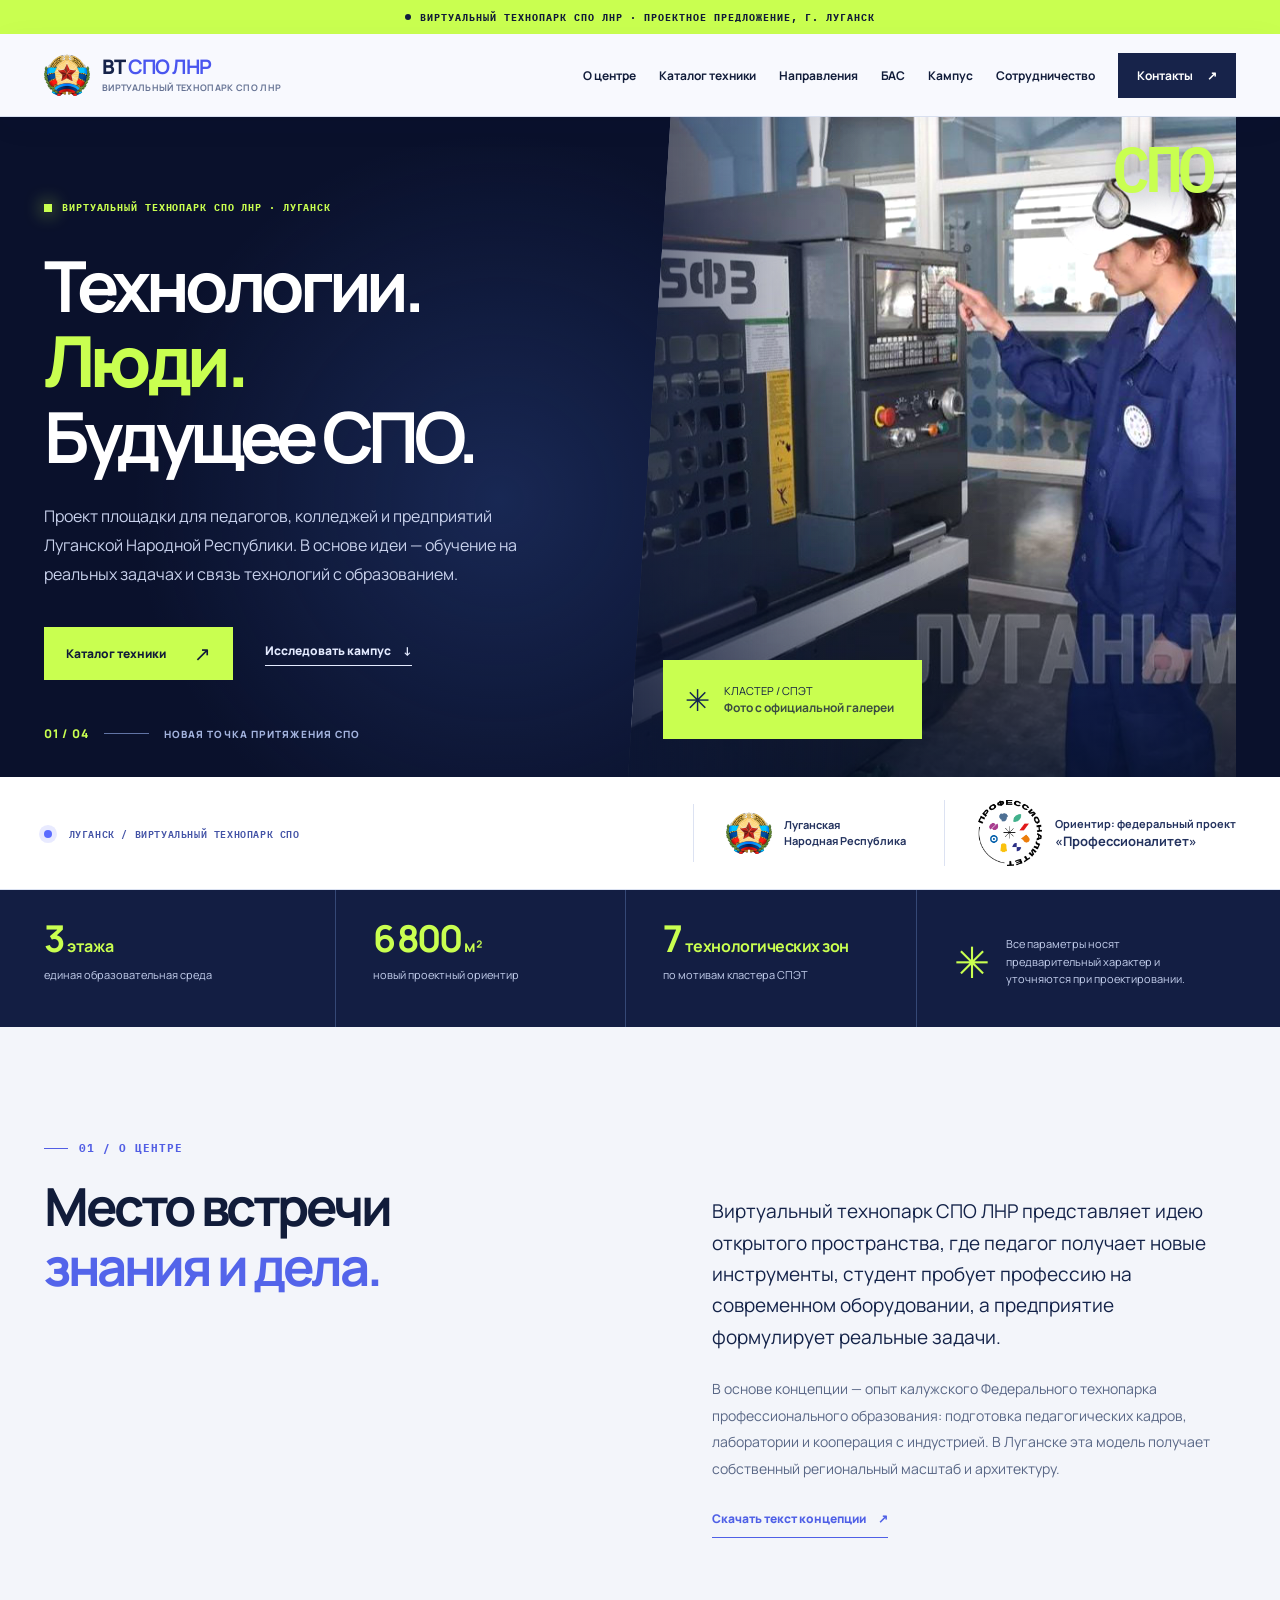
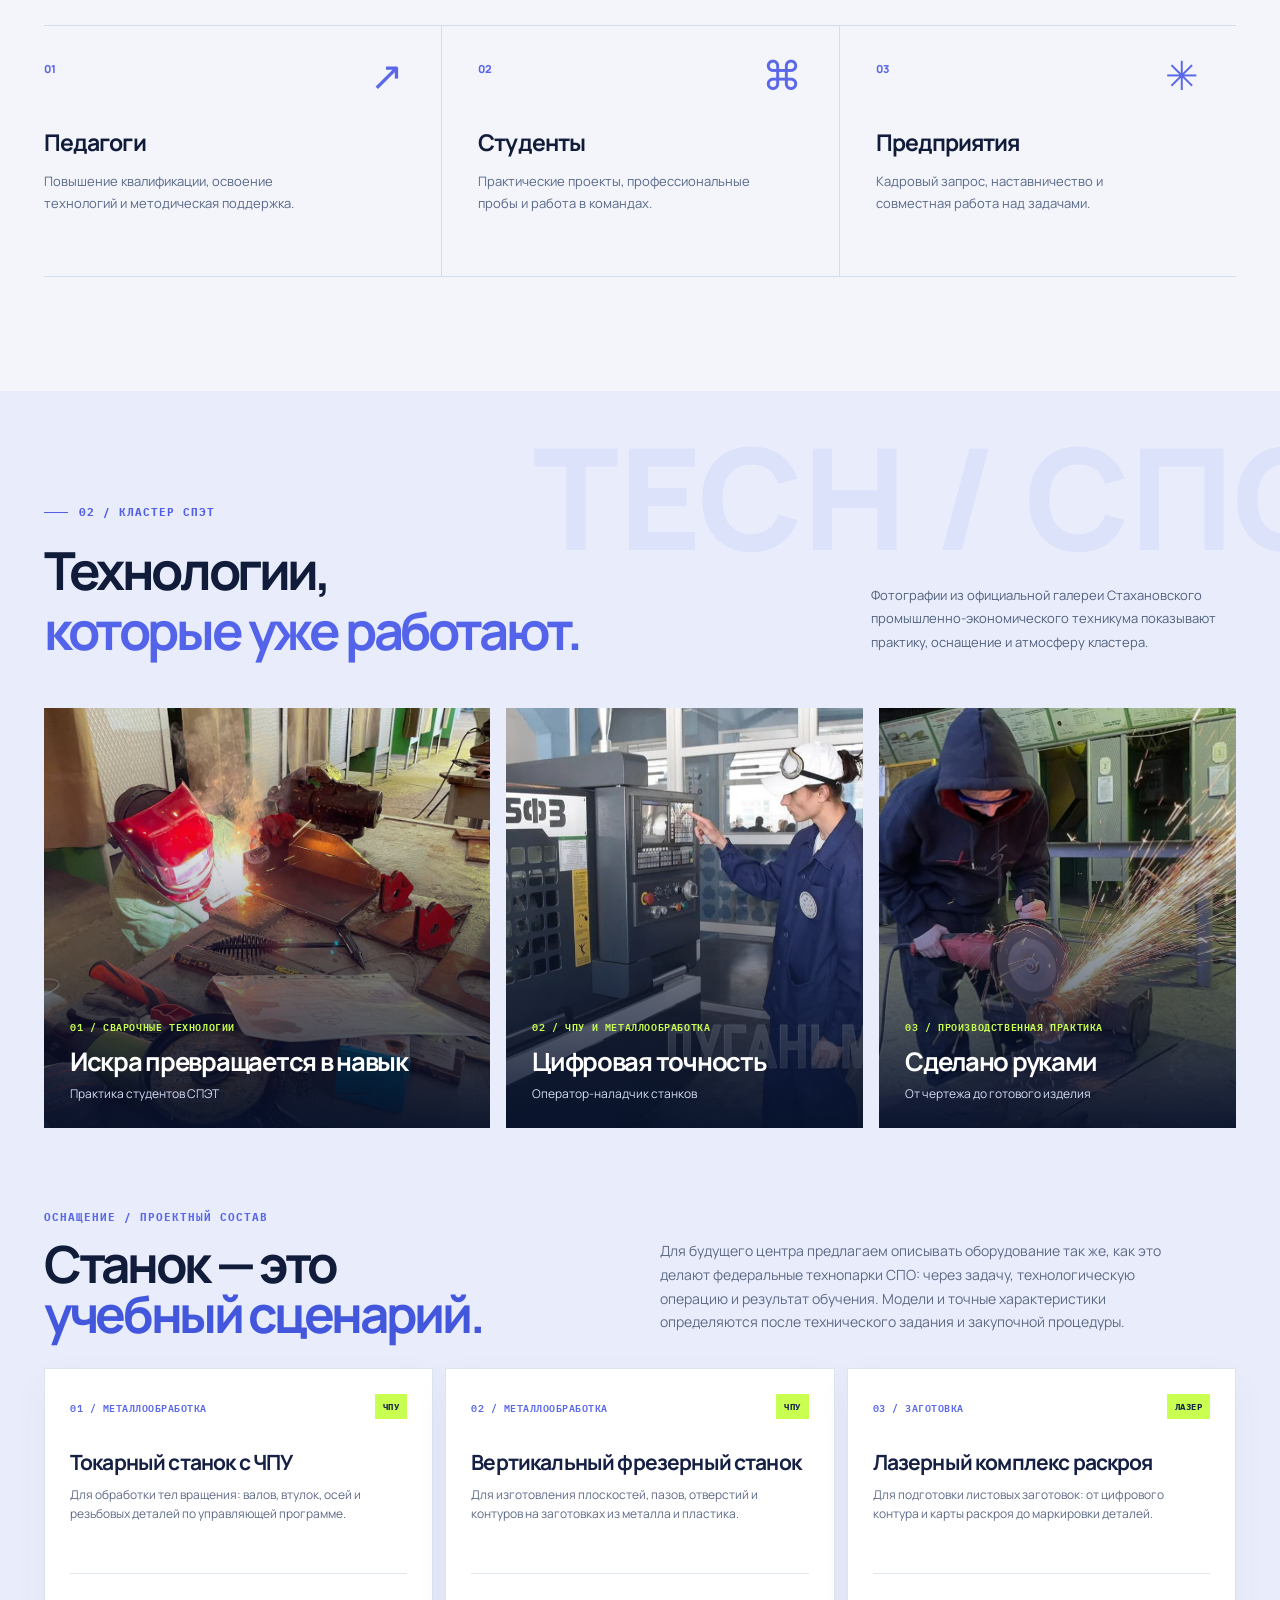
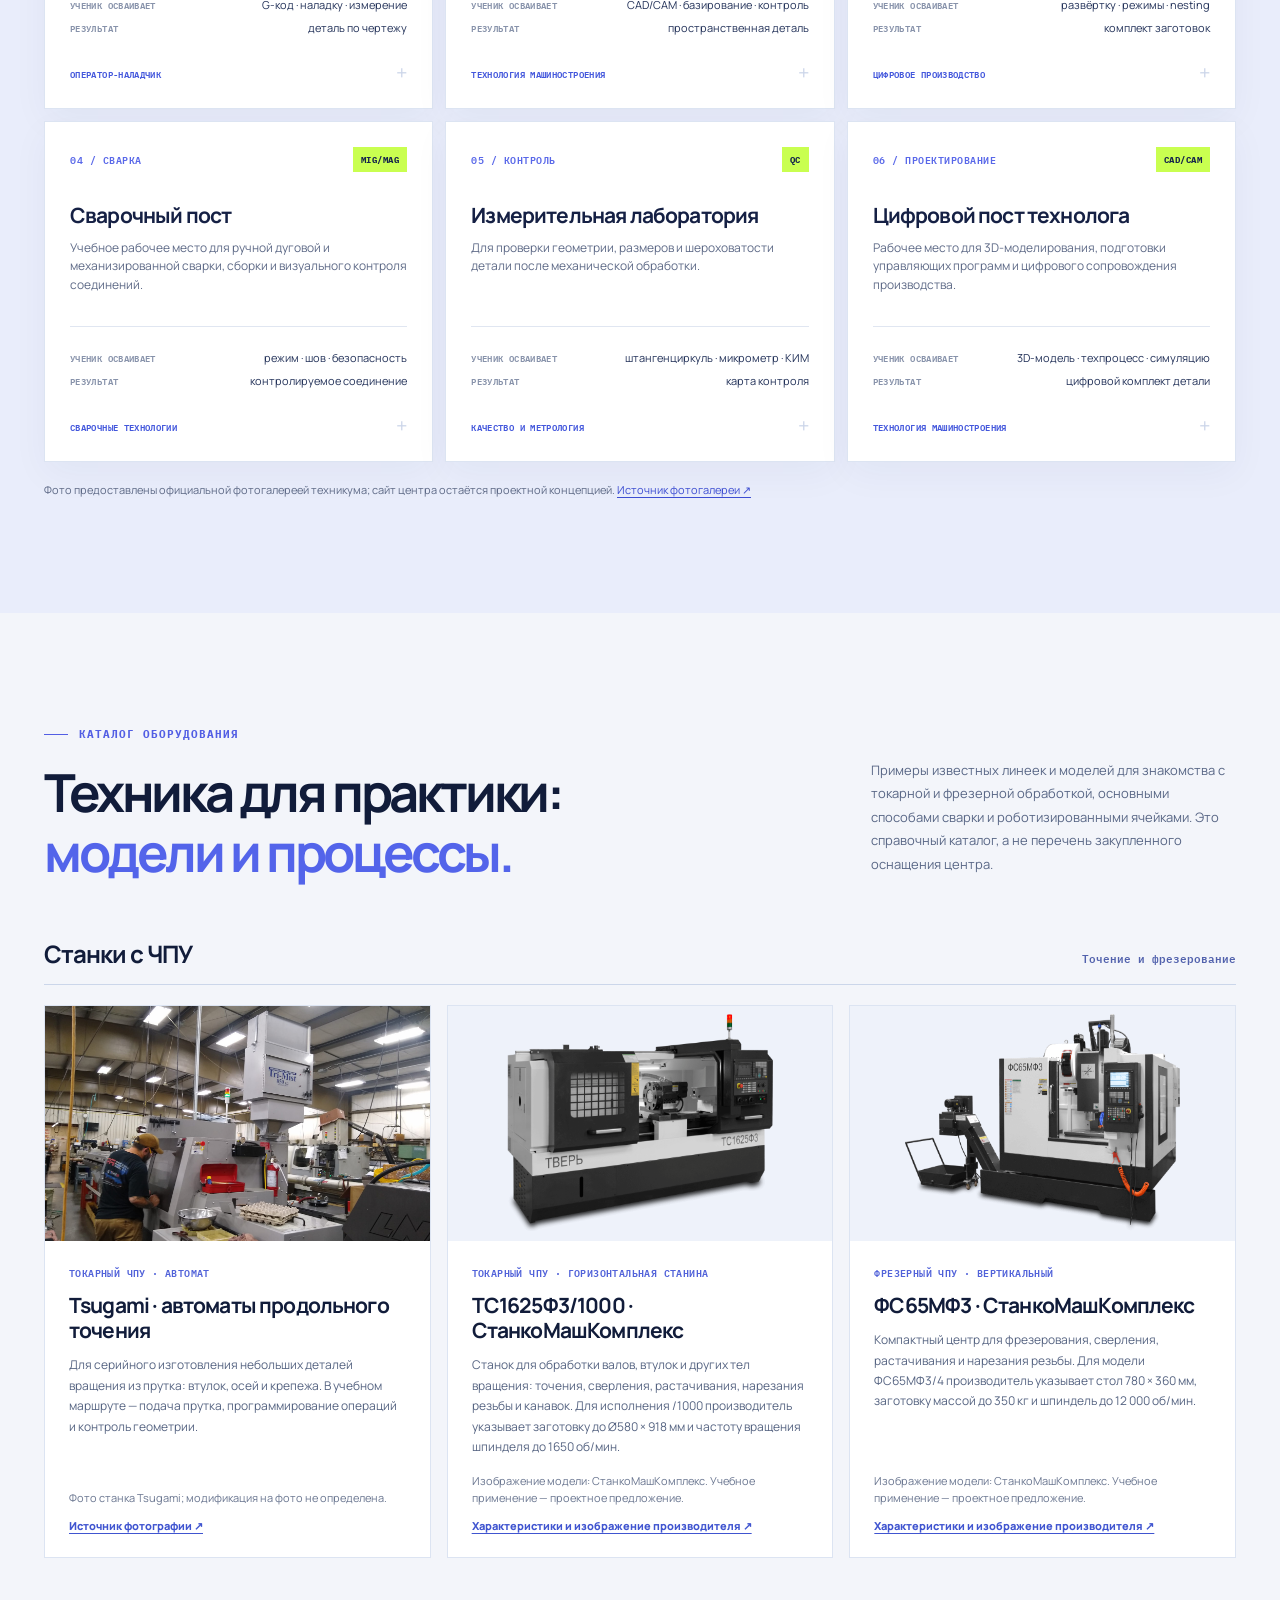
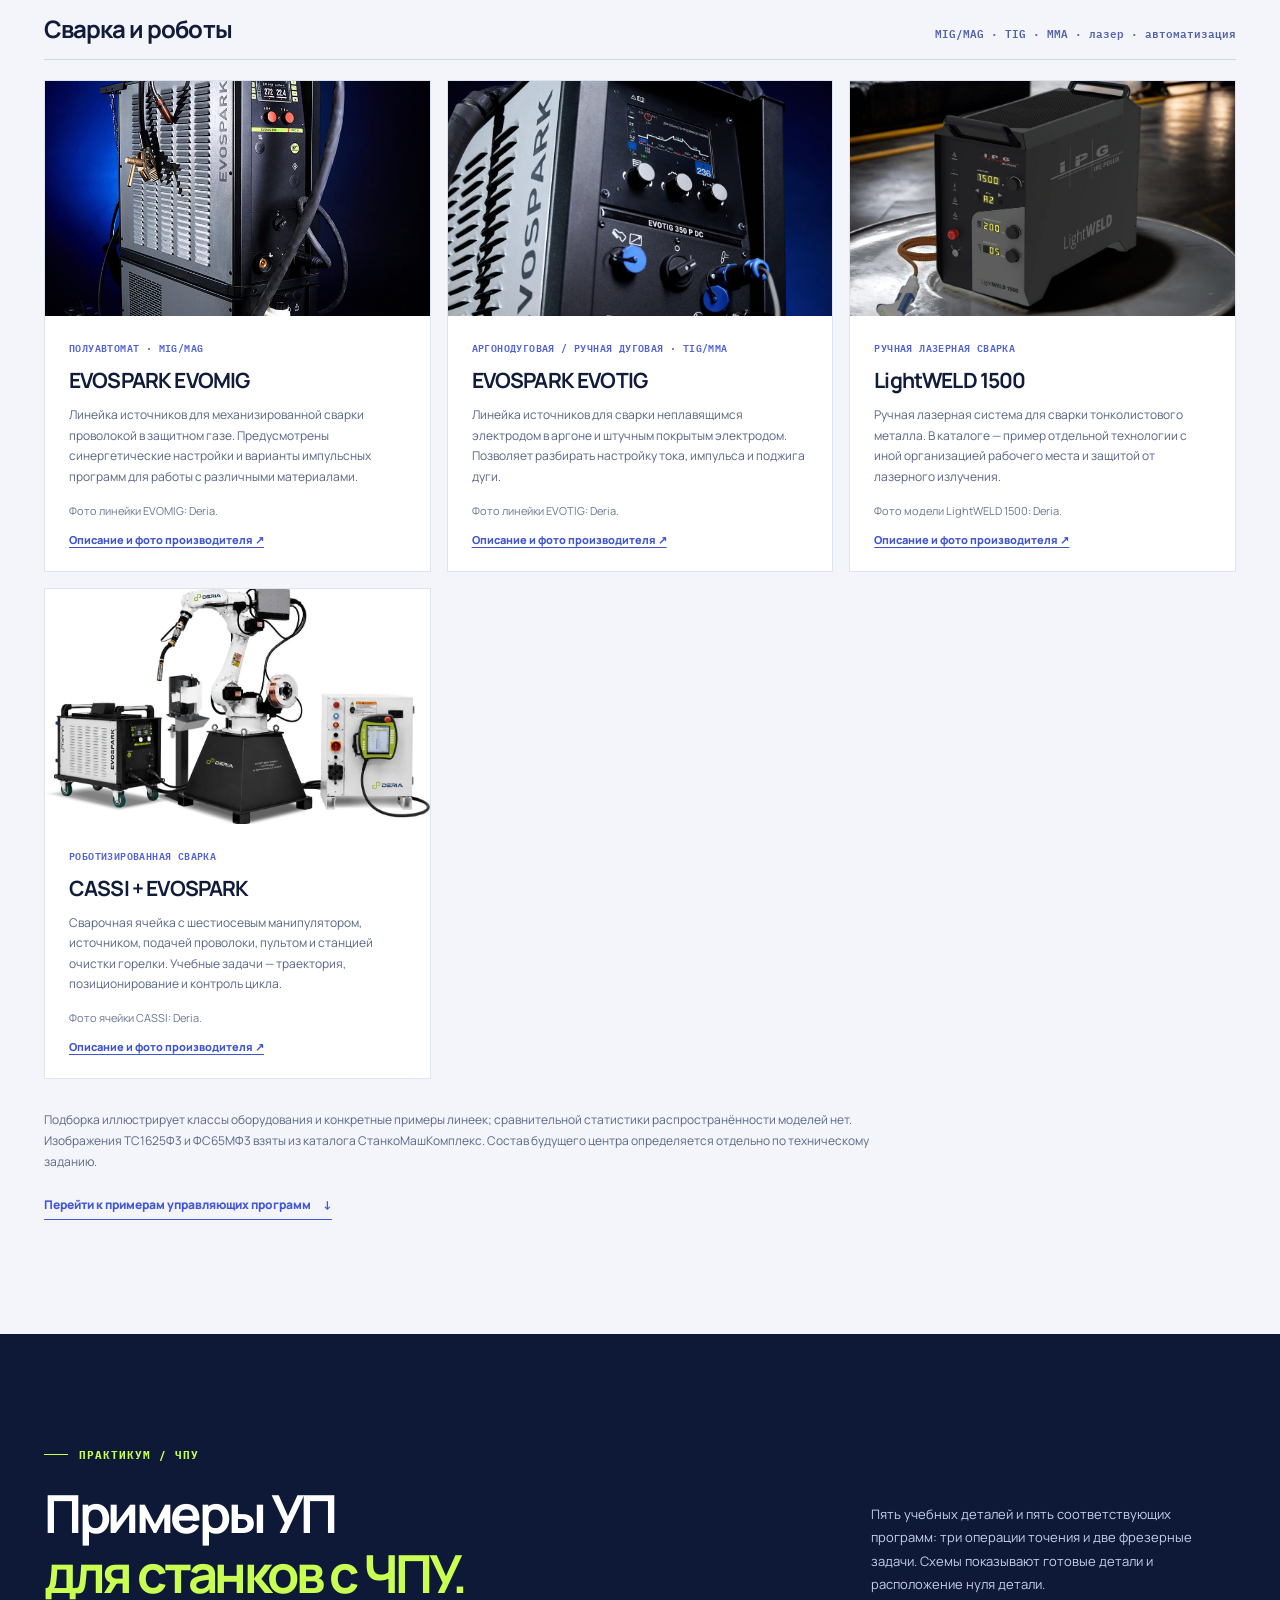
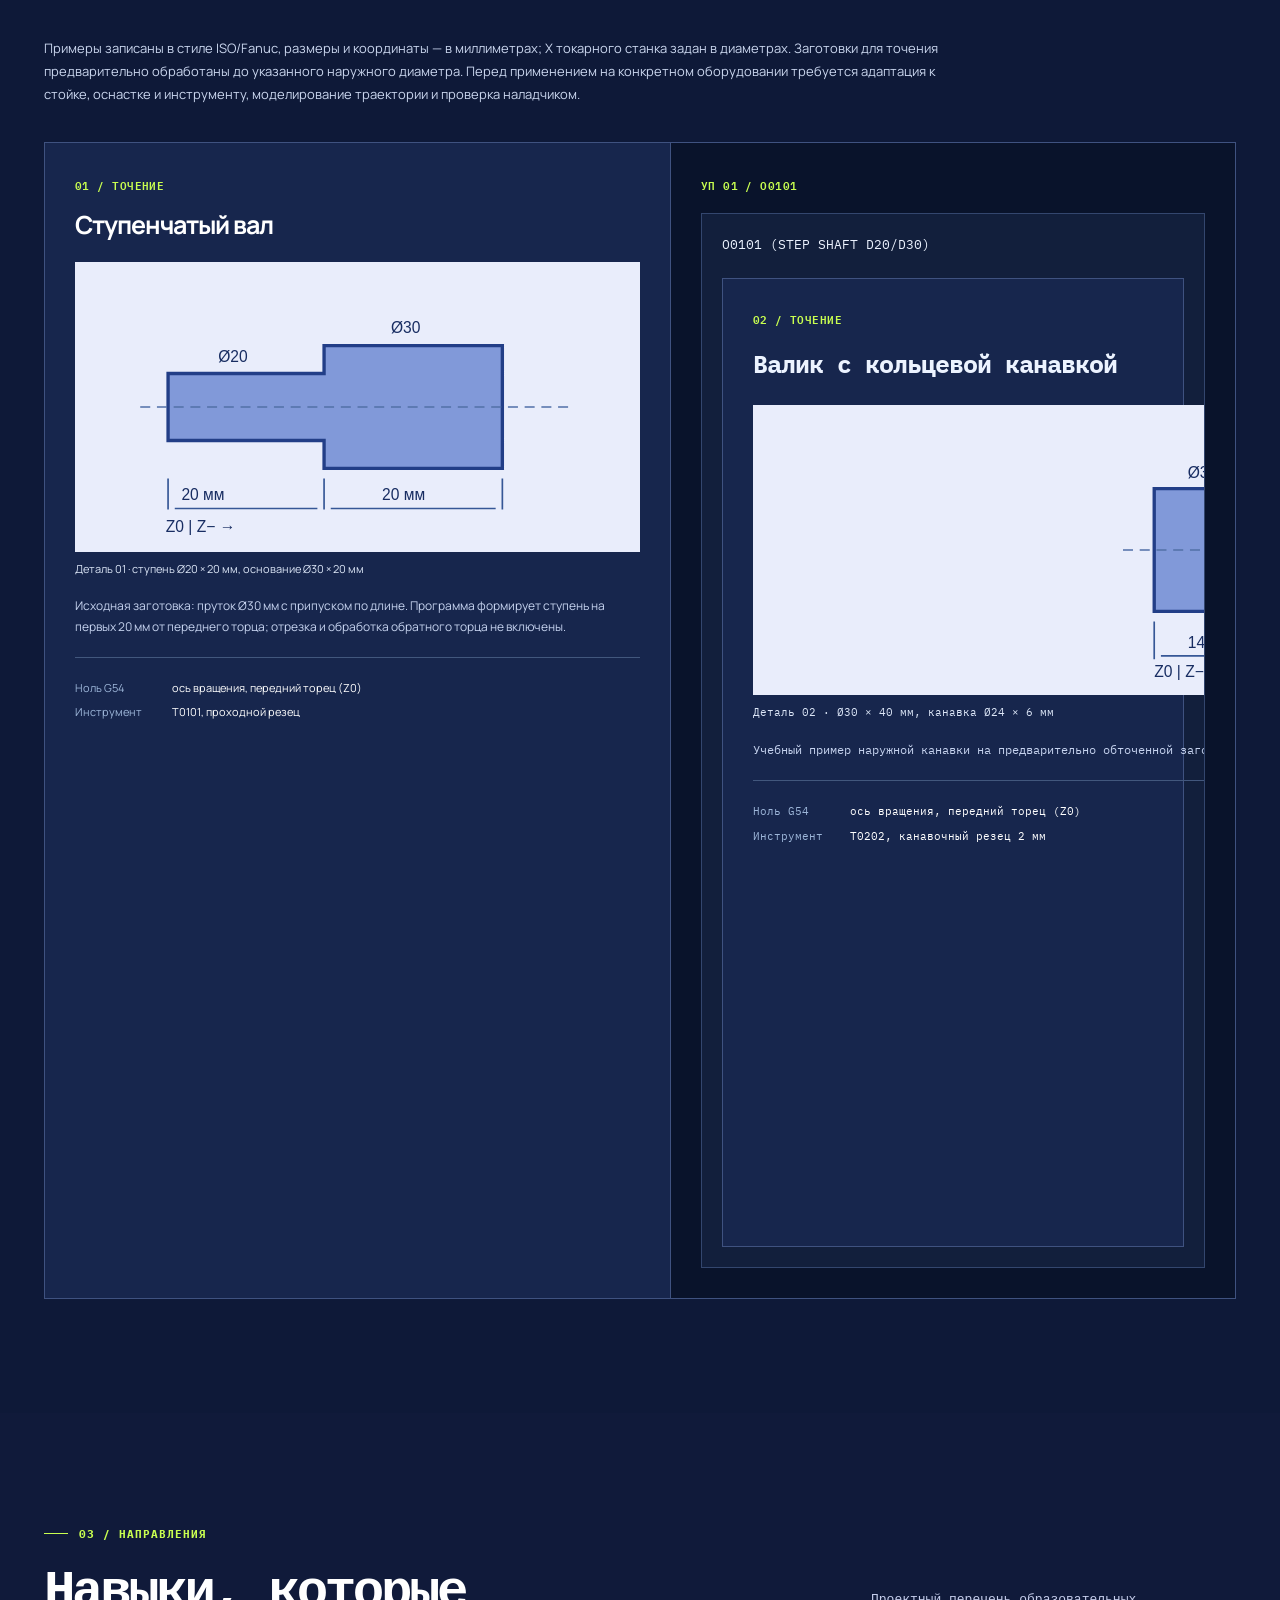
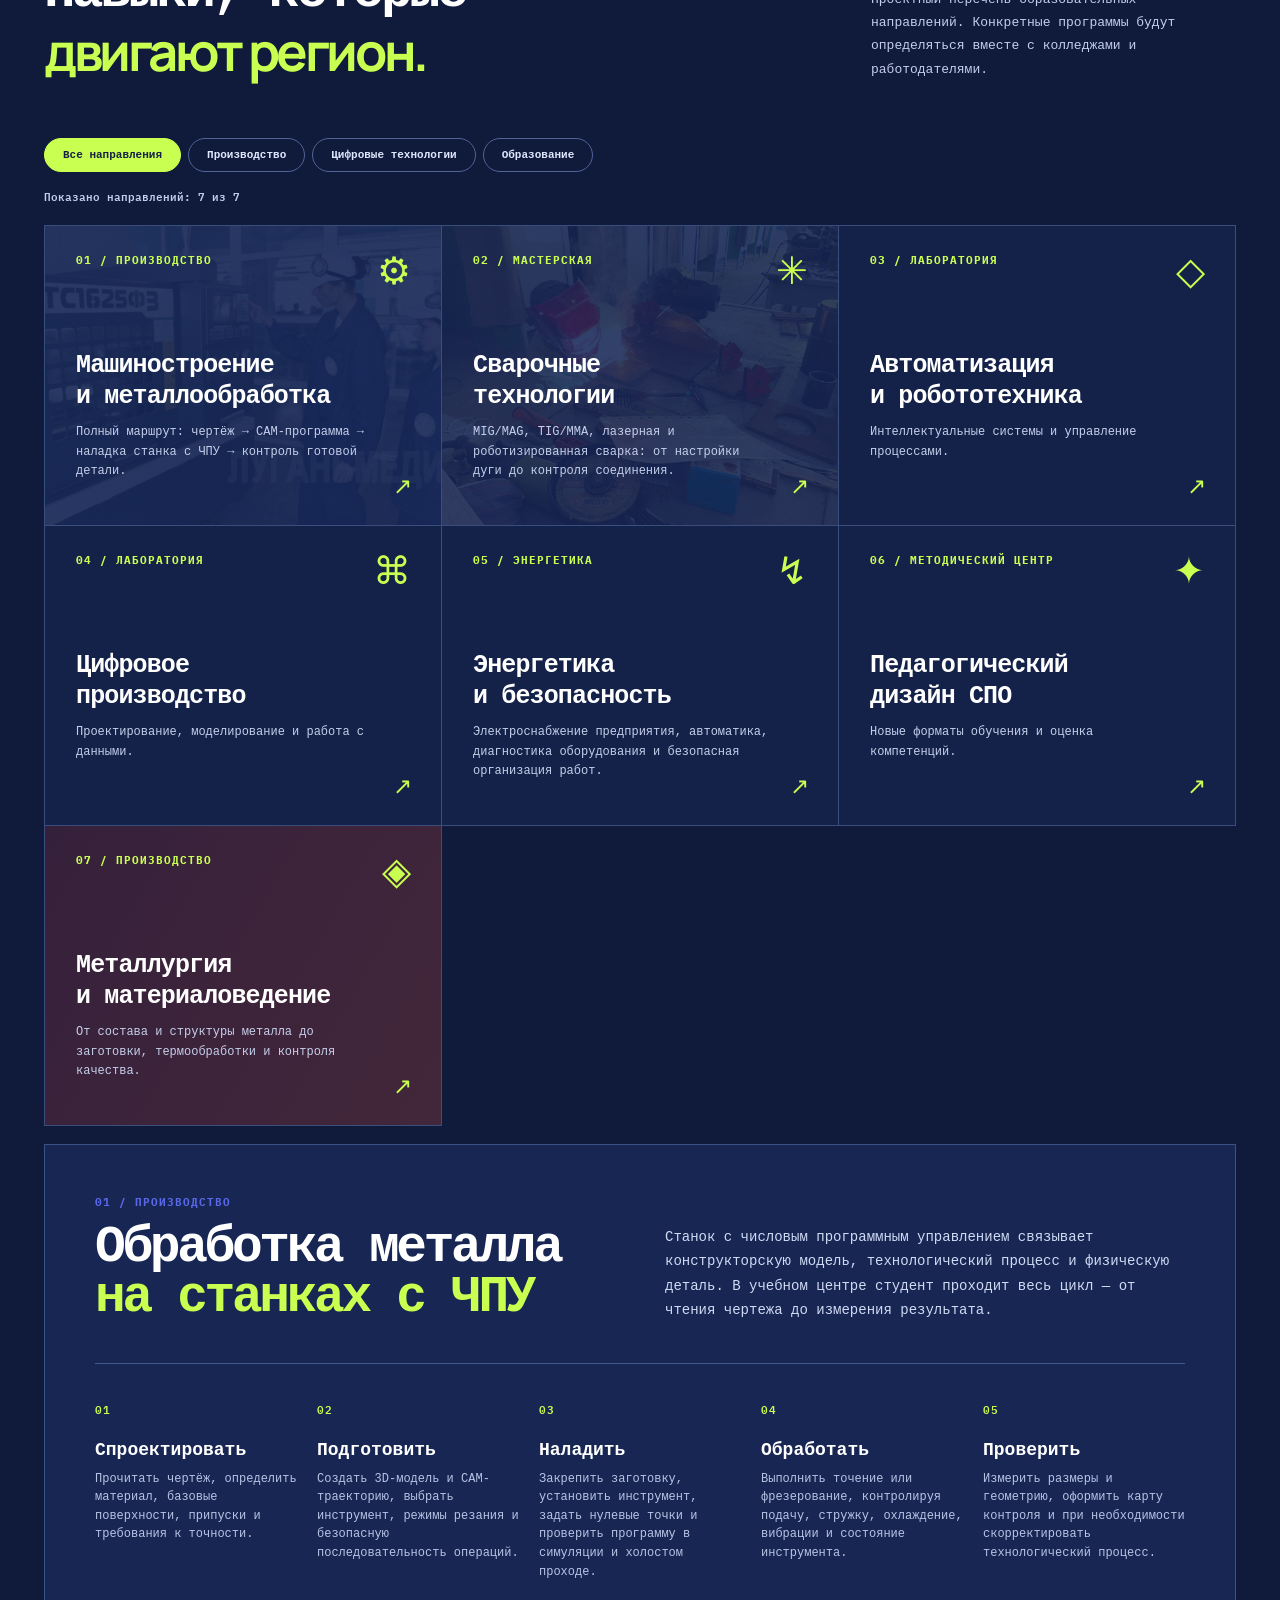
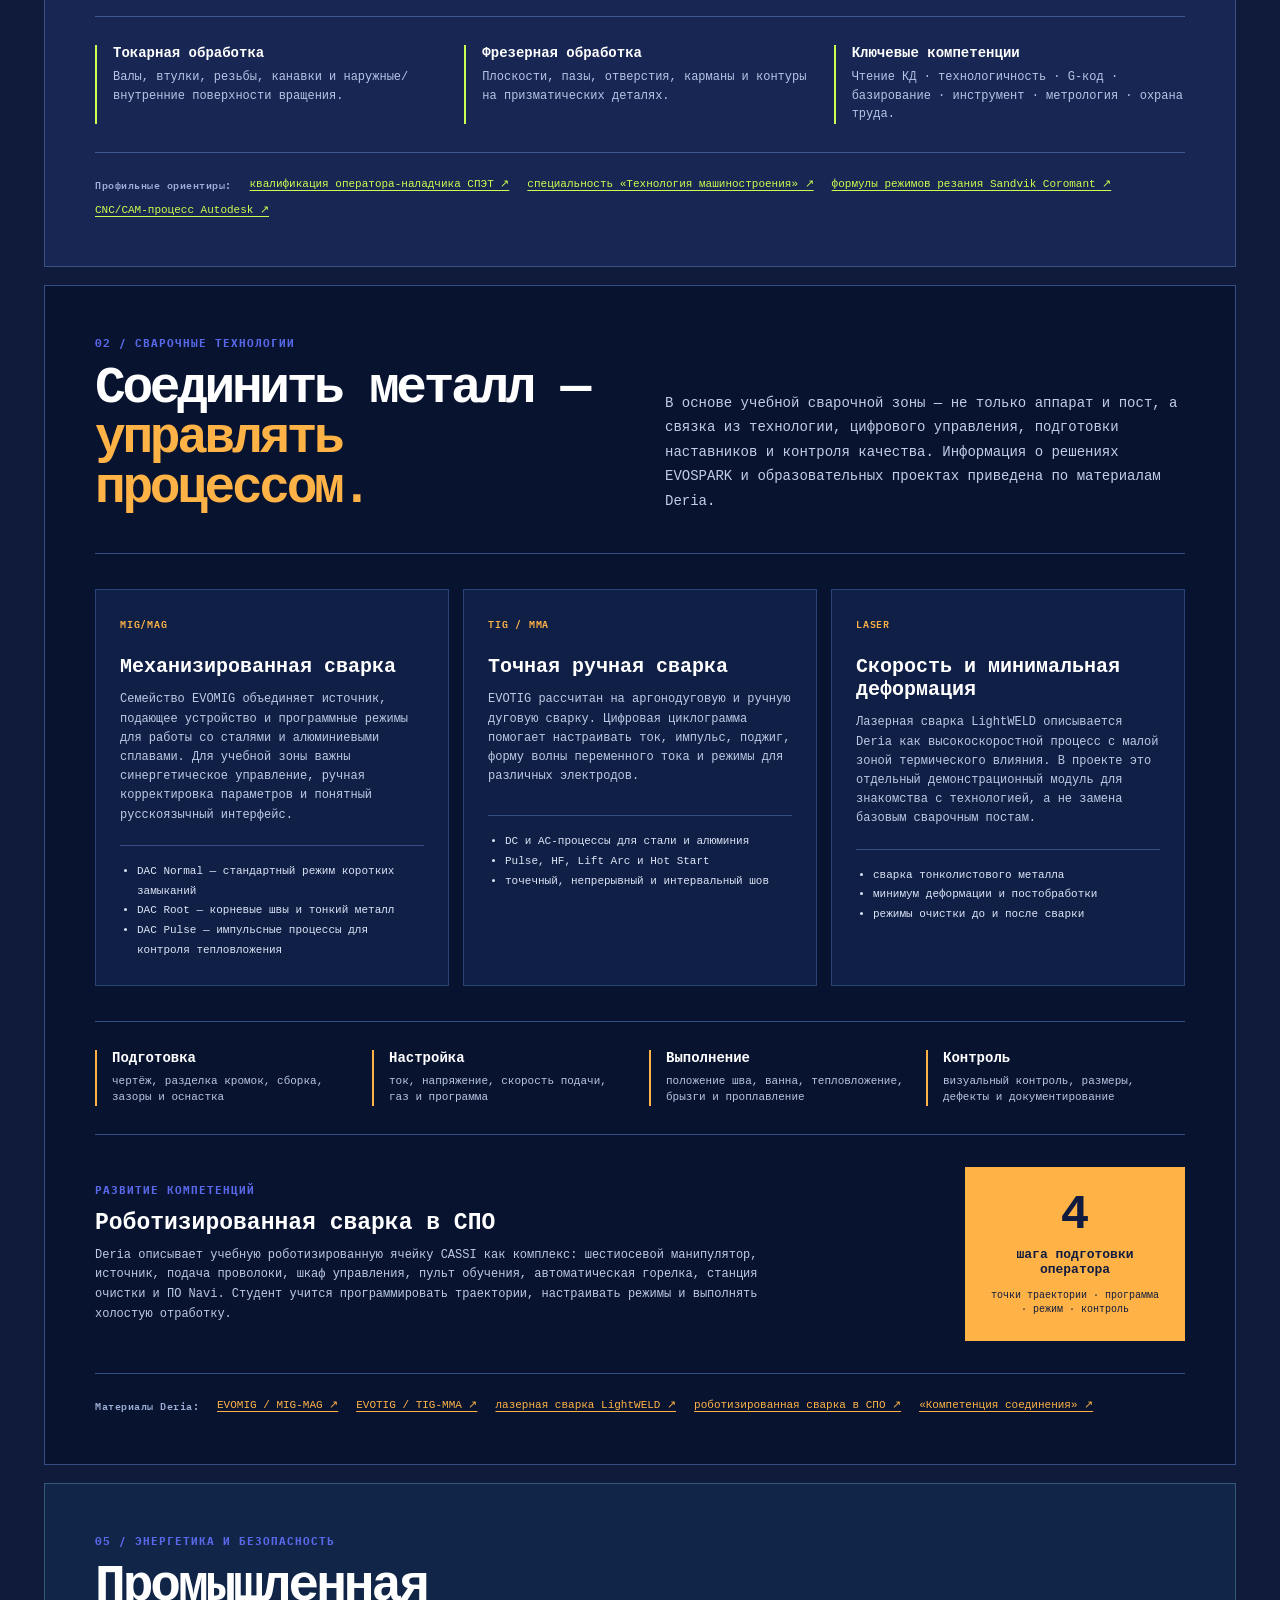
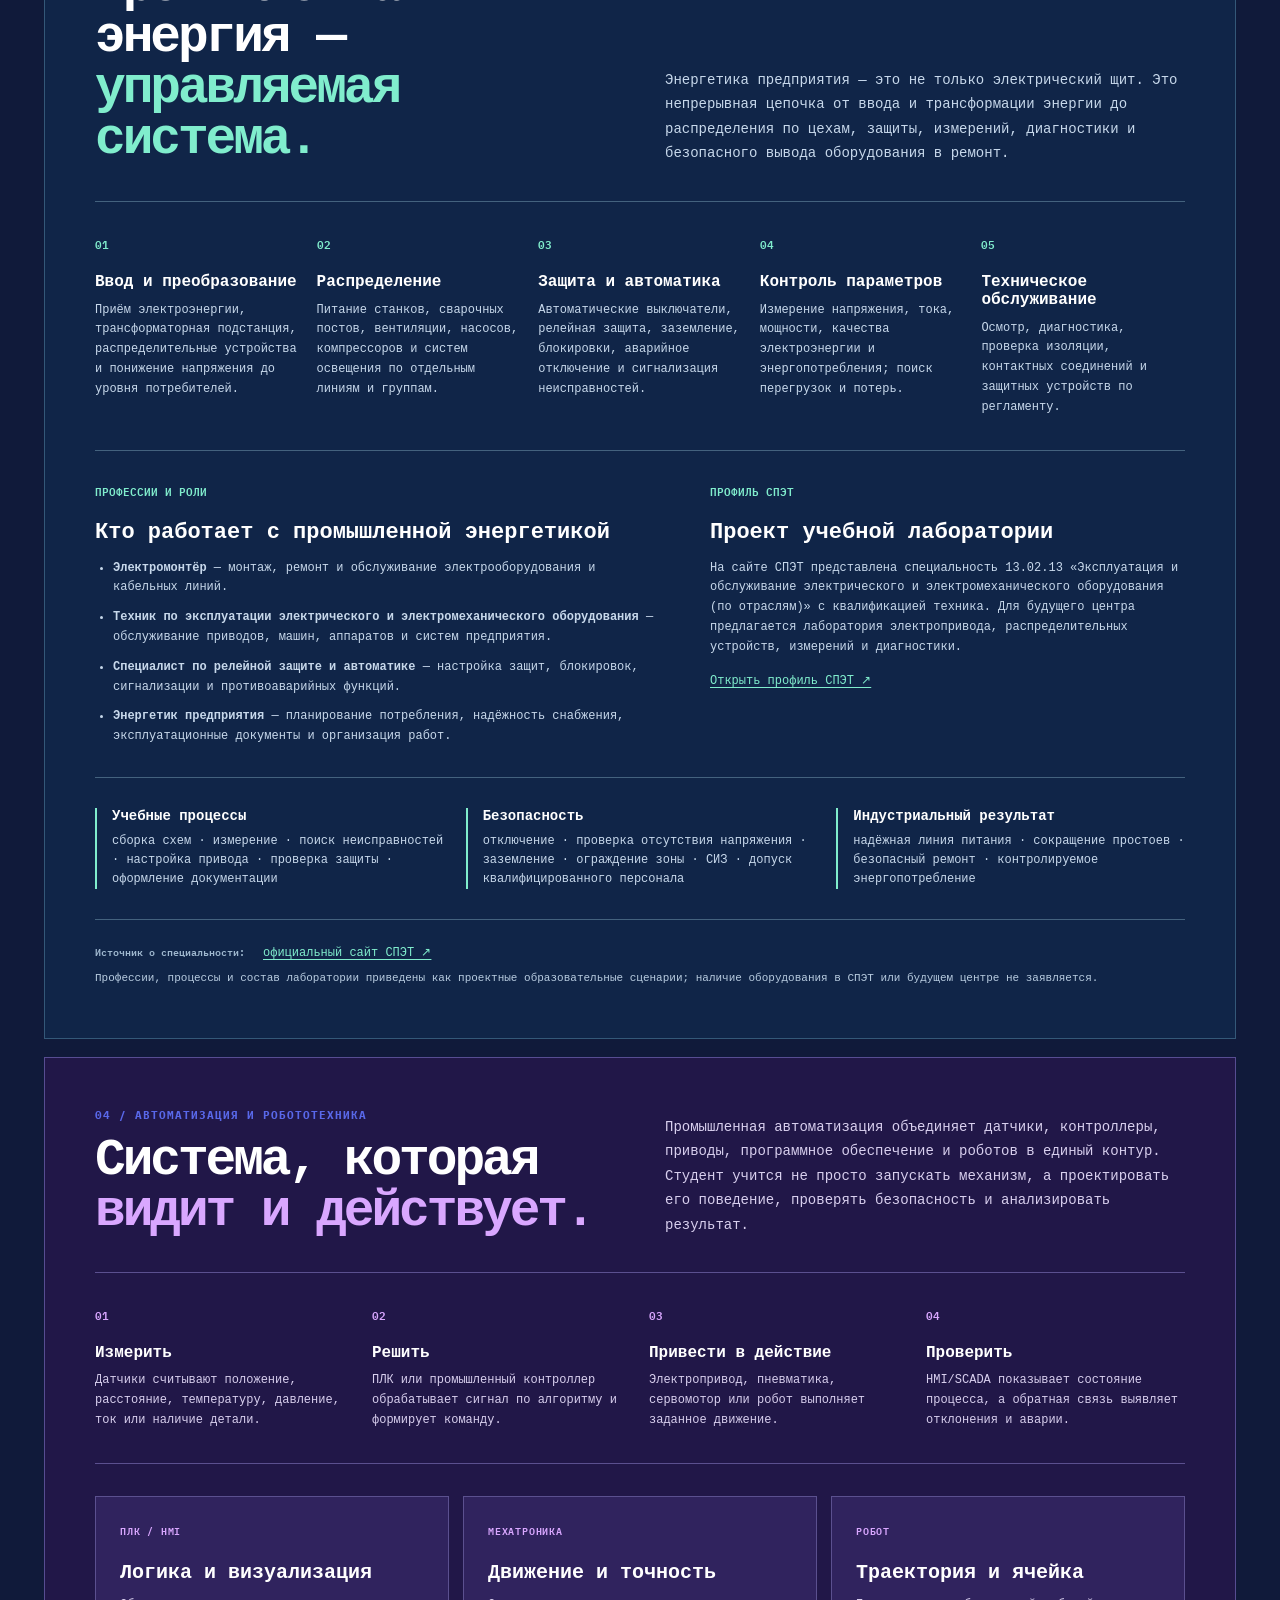
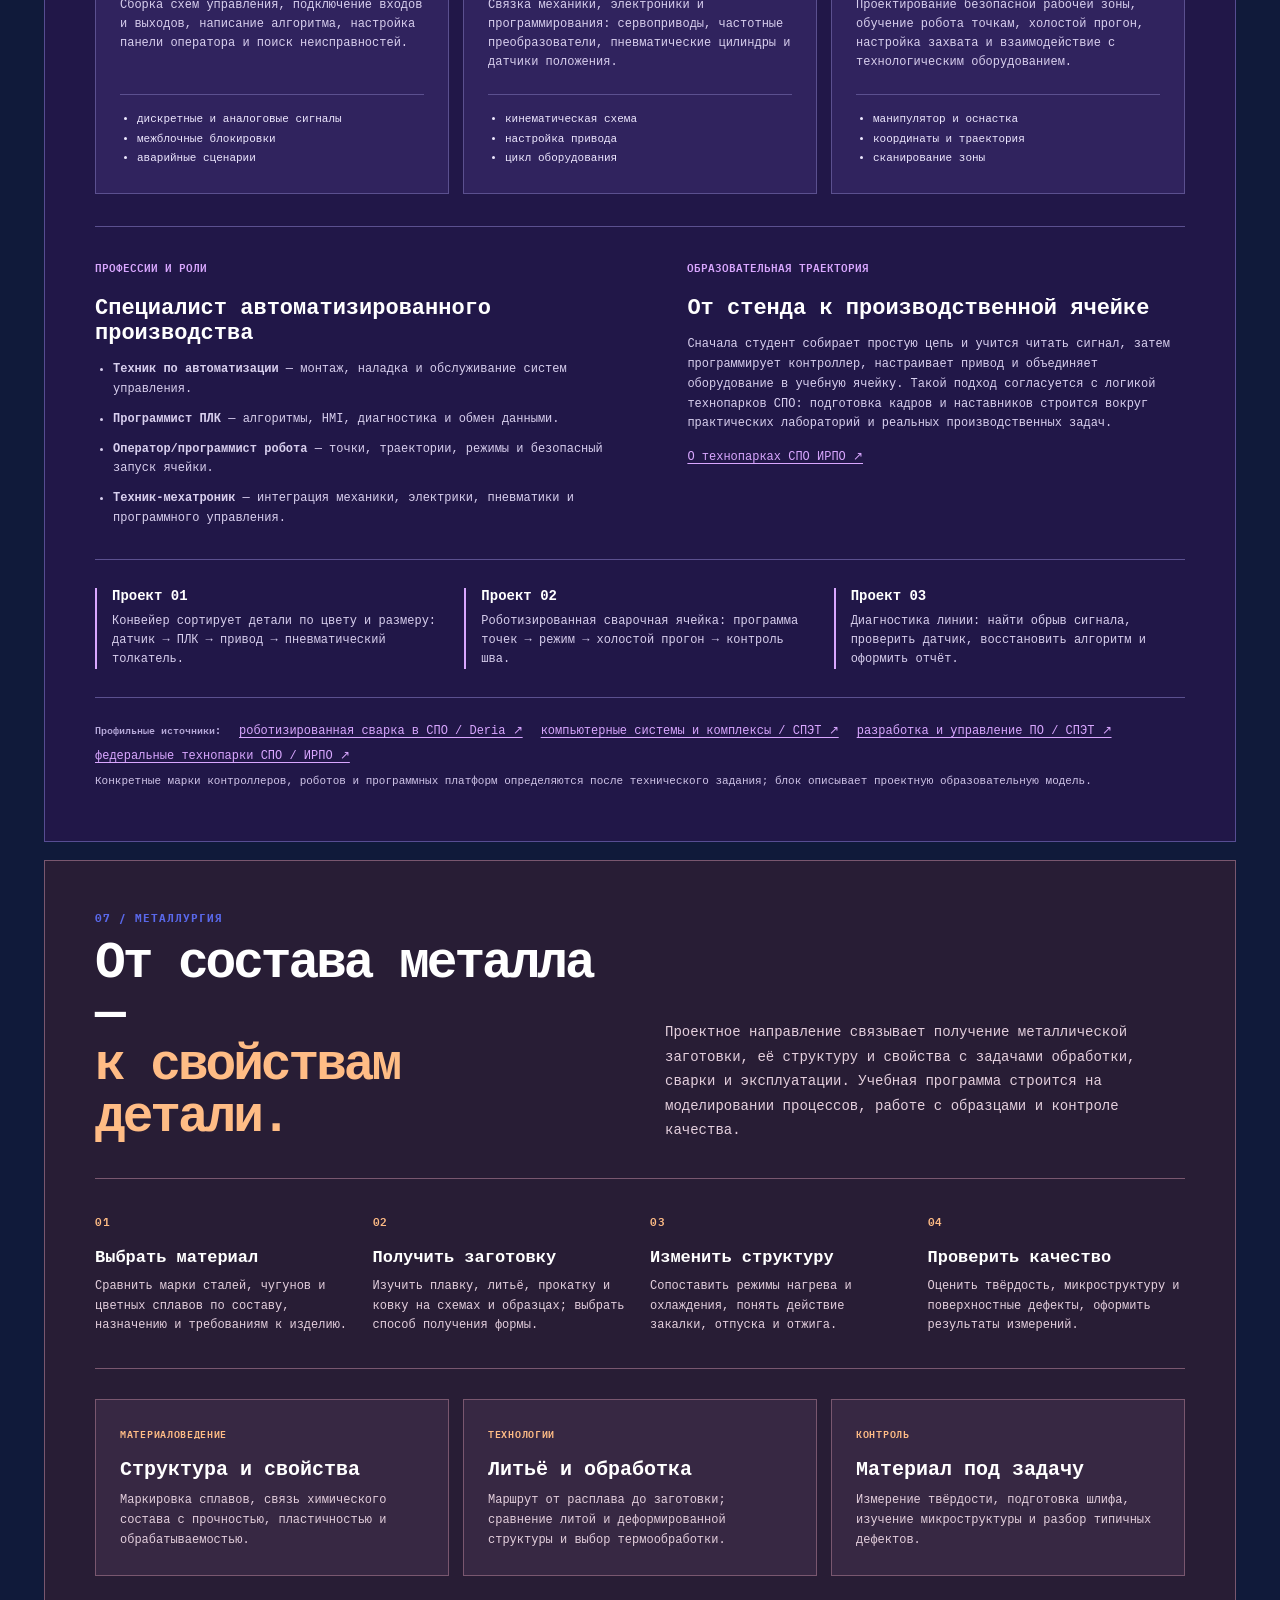
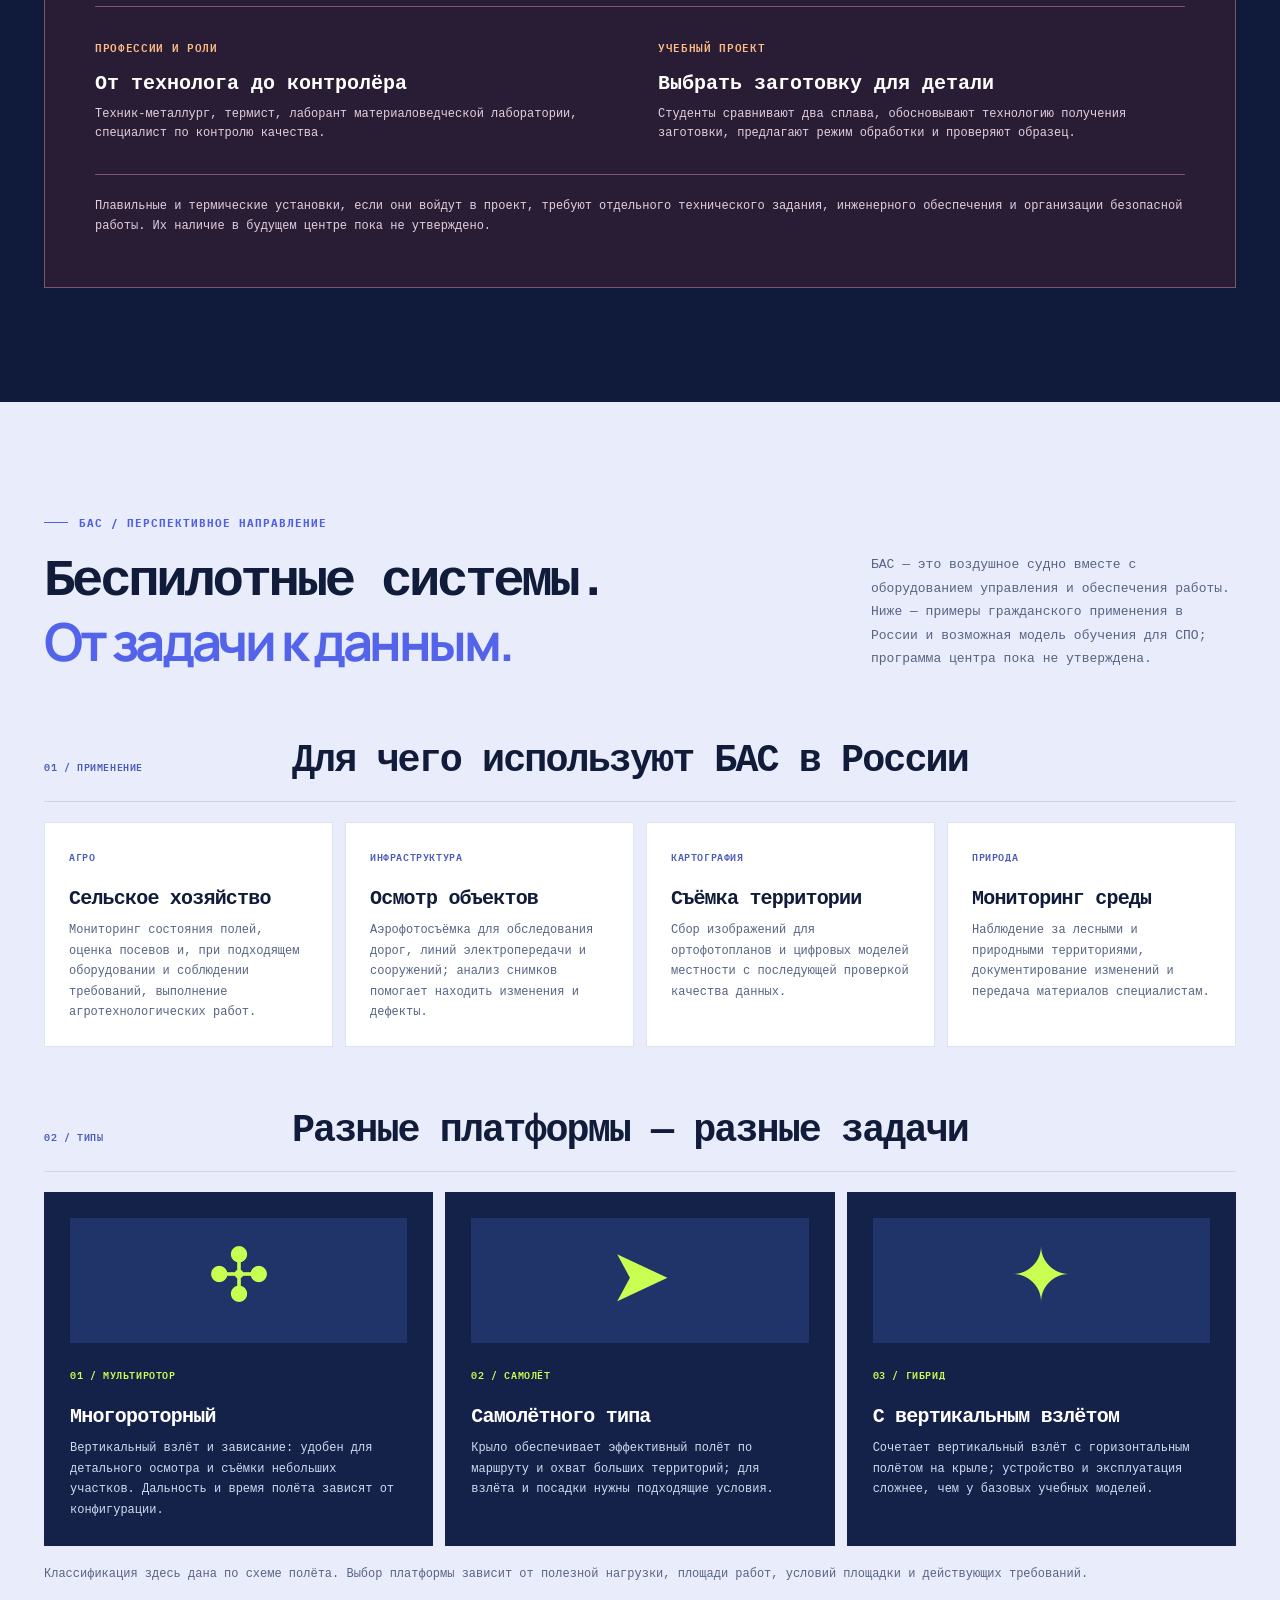
<file: index.html>
<!doctype html>
<html lang="ru">
<head>
  <meta charset="utf-8">
  <meta name="viewport" content="width=device-width, initial-scale=1">
  <meta name="theme-color" content="#080e24">
  <meta name="description" content="Виртуальный технопарк СПО ЛНР: проектные направления, партнёрство и эскиз образовательного кампуса в Луганске.">
  <title>Виртуальный технопарк СПО ЛНР — концепция кампуса в Луганске</title>
  <link rel="stylesheet" href="styles.css">
  <link rel="stylesheet" href="redesign.css">
  <noscript><style>@media(max-width:1000px){.menu-toggle{display:none}.main-nav{display:flex;position:static;box-shadow:none;padding:0 0 16px;flex-direction:column;align-items:stretch}.header-inner{flex-wrap:wrap}.main-nav{width:100%}}.filter-bar{display:none}.floor-tabs .floor-tab:not(:first-child){display:none}</style></noscript>
  <script src="script.js" defer></script>
</head>
<body>
  <a class="skip-link" href="#main">Перейти к содержимому</a>
  <div class="notice"><span class="notice-dot" aria-hidden="true"></span> Виртуальный технопарк СПО ЛНР · проектное предложение, г. Луганск</div>
  <header class="site-header" id="top">
    <div class="container header-inner">
      <a class="brand" href="#top" aria-label="Виртуальный технопарк СПО ЛНР — главная">
        <img class="brand-coat" src="assets/lnr-coat-of-arms.svg" alt="" width="46" height="50">
        <span class="brand-name">ВТ <b>СПО ЛНР</b><small>Виртуальный технопарк СПО ЛНР</small></span>
      </a>
      <button class="menu-toggle" type="button" aria-label="Открыть меню" aria-controls="main-nav" aria-expanded="false"><span></span><span></span><span></span></button>
      <nav id="main-nav" class="main-nav" aria-label="Основная навигация">
        <a href="#about">О центре</a><a href="#equipment">Каталог техники</a><a href="#directions">Направления</a><a href="#bas">БАС</a><a href="#campus">Кампус</a><a href="#partnership">Сотрудничество</a>
        <a class="nav-cta" href="#contacts">Контакты <span aria-hidden="true">↗</span></a>
      </nav>
    </div>
  </header>

  <main id="main">
    <section class="hero" aria-labelledby="hero-title">
      <div class="container hero-grid">
        <div class="hero-copy">
          <div class="eyebrow"><span class="tiny-square"></span> ВИРТУАЛЬНЫЙ ТЕХНОПАРК СПО ЛНР · ЛУГАНСК</div>
          <h1 id="hero-title">Технологии.<br><em>Люди.</em><br>Будущее СПО.</h1>
          <p class="hero-intro">Проект площадки для педагогов, колледжей и предприятий Луганской Народной Республики. В основе идеи — обучение на реальных задачах и связь технологий с образованием.</p>
          <div class="hero-actions"><a class="button button-primary" href="#equipment">Каталог техники <span aria-hidden="true">↗</span></a><a class="text-link" href="#campus">Исследовать кампус <span aria-hidden="true">↓</span></a></div>
          <div class="hero-foot"><span class="hero-foot-number">01 / 04</span><span class="hero-foot-line"></span><span>НОВАЯ ТОЧКА ПРИТЯЖЕНИЯ СПО</span></div>
        </div>
        <div class="hero-visual">
          <img src="assets/cluster-professionalitet-03.jpg" alt="Студентки знакомятся с токарным станком с ЧПУ в мастерской Стахановского промышленно-экономического техникума" fetchpriority="high">
          <div class="visual-tag"><span class="tag-symbol">✳</span><span>КЛАСТЕР / СПЭТ<br><b>Фото с официальной галереи</b></span></div>
          <div class="visual-number" aria-hidden="true">СПО</div>
        </div>
      </div>
    </section>

    <section class="symbol-band" aria-label="Геральдика и федеральный проект">
      <div class="container symbol-inner">
        <div class="symbol-intro"><span class="pulse" aria-hidden="true"></span> ЛУГАНСК / ВИРТУАЛЬНЫЙ ТЕХНОПАРК СПО</div>
        <a class="symbol-item" href="https://commons.wikimedia.org/wiki/File:Coat_of_Arms_of_Lugansk_People%27s_Republic.svg" target="_blank" rel="noopener noreferrer"><img src="assets/lnr-coat-of-arms.svg" width="50" height="57" alt="Герб Луганской Народной Республики"><span>Луганская<br>Народная Республика</span></a>
        <a class="symbol-item symbol-project" href="https://firpo.ru/activities/projects/federalnyy-proekt-professionalitet/" target="_blank" rel="noopener noreferrer"><img src="assets/professionalitet-logo.png" width="72" height="72" alt="Графический знак федерального проекта «Профессионалитет»"><span>Ориентир: федеральный проект<br><strong>«Профессионалитет»</strong></span></a>
      </div>
    </section>

    <section class="metric-band" aria-label="Предварительные показатели здания">
      <div class="container metric-grid">
        <div><strong>3 <span>этажа</span></strong><p>единая образовательная среда</p></div>
        <div><strong>6 800 <span>м²</span></strong><p>новый проектный ориентир</p></div>
        <div><strong>7 <span>технологических зон</span></strong><p>по мотивам кластера СПЭТ</p></div>
        <div class="metric-caption"><span class="asterisk">✳</span><p>Все параметры носят предварительный характер и уточняются при проектировании.</p></div>
      </div>
    </section>

    <section class="section about-section" id="about" aria-labelledby="about-title">
      <div class="container about-layout">
        <div class="section-lead"><div class="section-label">01 / О ЦЕНТРЕ</div><h2 id="about-title">Место встречи<br><em>знания и дела.</em></h2></div>
        <div class="about-content"><p class="large-copy">Виртуальный технопарк СПО ЛНР представляет идею открытого пространства, где педагог получает новые инструменты, студент пробует профессию на современном оборудовании, а предприятие формулирует реальные задачи.</p><p>В основе концепции — опыт калужского Федерального технопарка профессионального образования: подготовка педагогических кадров, лаборатории и кооперация с индустрией. В Луганске эта модель получает собственный региональный масштаб и архитектуру.</p><a class="inline-link" href="КОНЦЕПЦИЯ_И_ЭСКИЗНЫЙ_ПРОЕКТ.md" download>Скачать текст концепции <span aria-hidden="true">↗</span></a></div>
      </div>
      <div class="container principle-grid">
        <article class="principle"><span>01</span><div class="principle-icon" aria-hidden="true">↗</div><h3>Педагоги</h3><p>Повышение квалификации, освоение технологий и методическая поддержка.</p></article>
        <article class="principle"><span>02</span><div class="principle-icon" aria-hidden="true">⌘</div><h3>Студенты</h3><p>Практические проекты, профессиональные пробы и работа в командах.</p></article>
        <article class="principle"><span>03</span><div class="principle-icon" aria-hidden="true">✳</div><h3>Предприятия</h3><p>Кадровый запрос, наставничество и совместная работа над задачами.</p></article>
      </div>
    </section>

    <section class="section technology-section" id="technology" aria-labelledby="technology-title">
      <div class="container">
        <div class="section-top"><div><div class="section-label">02 / КЛАСТЕР СПЭТ</div><h2 id="technology-title">Технологии,<br><em>которые уже работают.</em></h2></div><p>Фотографии из официальной галереи Стахановского промышленно-экономического техникума показывают практику, оснащение и атмосферу кластера.</p></div>
        <div class="technology-grid">
          <figure class="technology-card technology-featured"><img src="assets/cluster-welding-02.jpg" alt="Студент выполняет сварочную работу в мастерской техникума" loading="lazy"><figcaption><span>01 / СВАРОЧНЫЕ ТЕХНОЛОГИИ</span><strong>Искра превращается в навык</strong><small>Практика студентов СПЭТ</small></figcaption></figure>
          <figure class="technology-card"><img src="assets/cluster-professionalitet-03.jpg" alt="Студентки работают у токарного станка с ЧПУ в мастерской СПЭТ" loading="lazy"><figcaption><span>02 / ЧПУ И МЕТАЛЛООБРАБОТКА</span><strong>Цифровая точность</strong><small>Оператор-наладчик станков</small></figcaption></figure>
          <figure class="technology-card"><img src="assets/cluster-practice-02.jpg" alt="Студент выполняет практическую работу со слесарными инструментами в мастерской СПЭТ" loading="lazy"><figcaption><span>03 / ПРОИЗВОДСТВЕННАЯ ПРАКТИКА</span><strong>Сделано руками</strong><small>От чертежа до готового изделия</small></figcaption></figure>
        </div>
        <div class="machine-heading"><div><span class="mini-label">ОСНАЩЕНИЕ / ПРОЕКТНЫЙ СОСТАВ</span><h3>Станок — это<br><em>учебный сценарий.</em></h3></div><p>Для будущего центра предлагаем описывать оборудование так же, как это делают федеральные технопарки СПО: через задачу, технологическую операцию и результат обучения. Модели и точные характеристики определяются после технического задания и закупочной процедуры.</p></div>
        <div class="machine-grid">
          <article class="machine-card"><div class="machine-card-top"><span>01 / МЕТАЛЛООБРАБОТКА</span><b>ЧПУ</b></div><h4>Токарный станок с ЧПУ</h4><p>Для обработки тел вращения: валов, втулок, осей и резьбовых деталей по управляющей программе.</p><dl><div><dt>Ученик осваивает</dt><dd>G-код · наладку · измерение</dd></div><div><dt>Результат</dt><dd>деталь по чертежу</dd></div></dl><span class="machine-tag">Оператор-наладчик</span></article>
          <article class="machine-card"><div class="machine-card-top"><span>02 / МЕТАЛЛООБРАБОТКА</span><b>ЧПУ</b></div><h4>Вертикальный фрезерный станок</h4><p>Для изготовления плоскостей, пазов, отверстий и контуров на заготовках из металла и пластика.</p><dl><div><dt>Ученик осваивает</dt><dd>CAD/CAM · базирование · контроль</dd></div><div><dt>Результат</dt><dd>пространственная деталь</dd></div></dl><span class="machine-tag">Технология машиностроения</span></article>
          <article class="machine-card"><div class="machine-card-top"><span>03 / ЗАГОТОВКА</span><b>ЛАЗЕР</b></div><h4>Лазерный комплекс раскроя</h4><p>Для подготовки листовых заготовок: от цифрового контура и карты раскроя до маркировки деталей.</p><dl><div><dt>Ученик осваивает</dt><dd>развёртку · режимы · nesting</dd></div><div><dt>Результат</dt><dd>комплект заготовок</dd></div></dl><span class="machine-tag">Цифровое производство</span></article>
          <article class="machine-card"><div class="machine-card-top"><span>04 / СВАРКА</span><b>MIG/MAG</b></div><h4>Сварочный пост</h4><p>Учебное рабочее место для ручной дуговой и механизированной сварки, сборки и визуального контроля соединений.</p><dl><div><dt>Ученик осваивает</dt><dd>режим · шов · безопасность</dd></div><div><dt>Результат</dt><dd>контролируемое соединение</dd></div></dl><span class="machine-tag">Сварочные технологии</span></article>
          <article class="machine-card"><div class="machine-card-top"><span>05 / КОНТРОЛЬ</span><b>QC</b></div><h4>Измерительная лаборатория</h4><p>Для проверки геометрии, размеров и шероховатости детали после механической обработки.</p><dl><div><dt>Ученик осваивает</dt><dd>штангенциркуль · микрометр · КИМ</dd></div><div><dt>Результат</dt><dd>карта контроля</dd></div></dl><span class="machine-tag">Качество и метрология</span></article>
          <article class="machine-card"><div class="machine-card-top"><span>06 / ПРОЕКТИРОВАНИЕ</span><b>CAD/CAM</b></div><h4>Цифровой пост технолога</h4><p>Рабочее место для 3D-моделирования, подготовки управляющих программ и цифрового сопровождения производства.</p><dl><div><dt>Ученик осваивает</dt><dd>3D-модель · техпроцесс · симуляцию</dd></div><div><dt>Результат</dt><dd>цифровой комплект детали</dd></div></dl><span class="machine-tag">Технология машиностроения</span></article>
        </div>
        <p class="technology-disclaimer">Фото предоставлены официальной фотогалереей техникума; сайт центра остаётся проектной концепцией. <a href="#credits">Источник фотогалереи ↗</a></p>
      </div>
    </section>

    <section class="section equipment-section" id="equipment" aria-labelledby="equipment-title">
      <div class="container">
        <div class="section-top equipment-intro"><div><div class="section-label">КАТАЛОГ ОБОРУДОВАНИЯ</div><h2 id="equipment-title">Техника для практики:<br><em>модели и процессы.</em></h2></div><p>Примеры известных линеек и моделей для знакомства с токарной и фрезерной обработкой, основными способами сварки и роботизированными ячейками. Это справочный каталог, а не перечень закупленного оснащения центра.</p></div>
        <h3 class="equipment-group-title">Станки с ЧПУ <span>Точение и фрезерование</span></h3>
        <div class="equipment-grid">
          <article class="equipment-card"><img src="assets/cnc-lathe.jpg" alt="Фотография токарного станка Tsugami с ЧПУ в работе; точная модель на снимке не установлена" loading="lazy"><div class="equipment-body"><span class="equipment-type">ТОКАРНЫЙ ЧПУ · АВТОМАТ</span><h4>Tsugami · автоматы продольного точения</h4><p>Для серийного изготовления небольших деталей вращения из прутка: втулок, осей и крепежа. В учебном маршруте — подача прутка, программирование операций и контроль геометрии.</p><span class="equipment-photo-note">Фото станка Tsugami; модификация на фото не определена.</span><a href="https://commons.wikimedia.org/wiki/File:Tsugami_CNC_Lathe.jpg" target="_blank" rel="noopener noreferrer">Источник фотографии ↗</a></div></article>
          <article class="equipment-card"><img class="equipment-model-image" src="assets/catalog-ts1625f3.png" alt="Токарный станок с ЧПУ ТС1625Ф3 производства СтанкоМашКомплекс" loading="lazy"><div class="equipment-body"><span class="equipment-type">ТОКАРНЫЙ ЧПУ · ГОРИЗОНТАЛЬНАЯ СТАНИНА</span><h4>ТС1625Ф3/1000 · СтанкоМашКомплекс</h4><p>Станок для обработки валов, втулок и других тел вращения: точения, сверления, растачивания, нарезания резьбы и канавок. Для исполнения /1000 производитель указывает заготовку до Ø580 × 918 мм и частоту вращения шпинделя до 1650 об/мин.</p><span class="equipment-photo-note">Изображение модели: СтанкоМашКомплекс. Учебное применение — проектное предложение.</span><a href="https://stankomach.com/products/horizontal-turn/ts-1625-f3-1000" target="_blank" rel="noopener noreferrer">Характеристики и изображение производителя ↗</a></div></article>
          <article class="equipment-card"><img class="equipment-model-image" src="assets/catalog-fs65mf3.png" alt="Вертикальный обрабатывающий центр ФС65МФ3 производства СтанкоМашКомплекс" loading="lazy"><div class="equipment-body"><span class="equipment-type">ФРЕЗЕРНЫЙ ЧПУ · ВЕРТИКАЛЬНЫЙ</span><h4>ФС65МФ3 · СтанкоМашКомплекс</h4><p>Компактный центр для фрезерования, сверления, растачивания и нарезания резьбы. Для модели ФС65МФ3/4 производитель указывает стол 780 × 360 мм, заготовку массой до 350 кг и шпиндель до 12 000 об/мин.</p><span class="equipment-photo-note">Изображение модели: СтанкоМашКомплекс. Учебное применение — проектное предложение.</span><a href="https://stankomach.com/products/vertical-mill/fs-65-mf-3" target="_blank" rel="noopener noreferrer">Характеристики и изображение производителя ↗</a></div></article>
        </div>
        <h3 class="equipment-group-title">Сварка и роботы <span>MIG/MAG · TIG · MMA · лазер · автоматизация</span></h3>
        <div class="equipment-grid">
          <article class="equipment-card"><img src="assets/catalog-evomig.jpg" alt="Сварочный аппарат семейства EVOSPARK EVOMIG на фотографии Deria" loading="lazy"><div class="equipment-body"><span class="equipment-type">ПОЛУАВТОМАТ · MIG/MAG</span><h4>EVOSPARK EVOMIG</h4><p>Линейка источников для механизированной сварки проволокой в защитном газе. Предусмотрены синергетические настройки и варианты импульсных программ для работы с различными материалами.</p><span class="equipment-photo-note">Фото линейки EVOMIG: Deria.</span><a href="https://deria.ru/evospark/mig-mag/" target="_blank" rel="noopener noreferrer">Описание и фото производителя ↗</a></div></article>
          <article class="equipment-card"><img src="assets/catalog-evotig.jpg" alt="Сварочное оборудование семейства EVOSPARK EVOTIG на фотографии Deria" loading="lazy"><div class="equipment-body"><span class="equipment-type">АРГОНОДУГОВАЯ / РУЧНАЯ ДУГОВАЯ · TIG/MMA</span><h4>EVOSPARK EVOTIG</h4><p>Линейка источников для сварки неплавящимся электродом в аргоне и штучным покрытым электродом. Позволяет разбирать настройку тока, импульса и поджига дуги.</p><span class="equipment-photo-note">Фото линейки EVOTIG: Deria.</span><a href="https://deria.ru/evospark/tig/" target="_blank" rel="noopener noreferrer">Описание и фото производителя ↗</a></div></article>
          <article class="equipment-card"><img src="assets/catalog-lightweld.jpg" alt="Система лазерной сварки LightWELD 1500 на фотографии Deria" loading="lazy"><div class="equipment-body"><span class="equipment-type">РУЧНАЯ ЛАЗЕРНАЯ СВАРКА</span><h4>LightWELD 1500</h4><p>Ручная лазерная система для сварки тонколистового металла. В каталоге — пример отдельной технологии с иной организацией рабочего места и защитой от лазерного излучения.</p><span class="equipment-photo-note">Фото модели LightWELD 1500: Deria.</span><a href="https://deria.ru/equipment/lazernaya-svarka/" target="_blank" rel="noopener noreferrer">Описание и фото производителя ↗</a></div></article>
          <article class="equipment-card"><img src="assets/catalog-cassi.jpg" alt="Роботизированная сварочная ячейка CASSI с манипулятором на фотографии Deria" loading="lazy"><div class="equipment-body"><span class="equipment-type">РОБОТИЗИРОВАННАЯ СВАРКА</span><h4>CASSI + EVOSPARK</h4><p>Сварочная ячейка с шестиосевым манипулятором, источником, подачей проволоки, пультом и станцией очистки горелки. Учебные задачи — траектория, позиционирование и контроль цикла.</p><span class="equipment-photo-note">Фото ячейки CASSI: Deria.</span><a href="https://deria.ru/equipment/svarochnyj-robot/" target="_blank" rel="noopener noreferrer">Описание и фото производителя ↗</a></div></article>
        </div>
        <p class="equipment-disclaimer">Подборка иллюстрирует классы оборудования и конкретные примеры линеек; сравнительной статистики распространённости моделей нет. Изображения ТС1625Ф3 и ФС65МФ3 взяты из каталога СтанкоМашКомплекс. Состав будущего центра определяется отдельно по техническому заданию.</p>
        <a class="inline-link cnc-jump" href="#cnc-programs">Перейти к примерам управляющих программ <span aria-hidden="true">↓</span></a>
      </div>
    </section>

    <section class="section cnc-section" id="cnc-programs" aria-labelledby="cnc-title">
      <div class="container">
        <div class="section-top cnc-intro"><div><div class="section-label light">ПРАКТИКУМ / ЧПУ</div><h2 id="cnc-title">Примеры УП<br><em>для станков с ЧПУ.</em></h2></div><p>Пять учебных деталей и пять соответствующих программ: три операции точения и две фрезерные задачи. Схемы показывают готовые детали и расположение нуля детали.</p></div>
        <p class="cnc-common-note">Примеры записаны в стиле ISO/Fanuc, размеры и координаты — в миллиметрах; X токарного станка задан в диаметрах. Заготовки для точения предварительно обработаны до указанного наружного диаметра. Перед применением на конкретном оборудовании требуется адаптация к стойке, оснастке и инструменту, моделирование траектории и проверка наладчиком.</p>
        <div class="cnc-examples">
          <article class="cnc-example" id="cnc-part-1"><div class="cnc-example-info"><span class="cnc-number">01 / ТОЧЕНИЕ</span><h3>Ступенчатый вал</h3><figure><img src="assets/cnc-part-1.svg" alt="Схема вала: первые 20 мм длины диаметром 20 мм, следующие 20 мм диаметром 30 мм; ноль Z на переднем торце" loading="lazy"><figcaption>Деталь 01 · ступень Ø20 × 20 мм, основание Ø30 × 20 мм</figcaption></figure><p>Исходная заготовка: пруток Ø30 мм с припуском по длине. Программа формирует ступень на первых 20 мм от переднего торца; отрезка и обработка обратного торца не включены.</p><dl><div><dt>Ноль G54</dt><dd>ось вращения, передний торец (Z0)</dd></div><div><dt>Инструмент</dt><dd>T0101, проходной резец</dd></div></dl></div><div class="cnc-example-code"><span>УП 01 / O0101</span><pre><code>O0101 (STEP SHAFT D20/D30)
          <article class="cnc-example" id="cnc-part-2"><div class="cnc-example-info"><span class="cnc-number">02 / ТОЧЕНИЕ</span><h3>Валик с кольцевой канавкой</h3><figure><img src="assets/cnc-part-2.svg" alt="Схема цилиндра диаметром 30 мм и длиной 40 мм с канавкой диаметром 24 мм шириной 6 мм на расстоянии 14 мм от переднего торца" loading="lazy"><figcaption>Деталь 02 · Ø30 × 40 мм, канавка Ø24 × 6 мм</figcaption></figure><p>Учебный пример наружной канавки на предварительно обточенной заготовке Ø30 мм. Три врезания резцом шириной 2 мм дают канавку от Z−14 до Z−20. Отрезка в эту УП не входит.</p><dl><div><dt>Ноль G54</dt><dd>ось вращения, передний торец (Z0)</dd></div><div><dt>Инструмент</dt><dd>T0202, канавочный резец 2 мм</dd></div></dl></div><div class="cnc-example-code"><span>УП 02 / O0102</span><pre><code>O0102 (EXTERNAL GROOVE D24)
          <article class="cnc-example" id="cnc-part-3"><div class="cnc-example-info"><span class="cnc-number">03 / ТОЧЕНИЕ</span><h3>Конический палец</h3><figure><img src="assets/cnc-part-3.svg" alt="Схема конуса длиной 30 мм: диаметр 20 мм на переднем торце и 30 мм на заднем; ноль Z на переднем торце" loading="lazy"><figcaption>Деталь 03 · конус Ø20 → Ø30, длина 30 мм</figcaption></figure><p>Профиль из одного линейного перемещения по двум осям: от переднего торца Ø20 к Ø30 при Z−30. УП показывает геометрию чистового прохода; предварительная черновая обработка не описана.</p><dl><div><dt>Ноль G54</dt><dd>ось вращения, передний торец (Z0)</dd></div><div><dt>Инструмент</dt><dd>T0101, проходной резец</dd></div></dl></div><div class="cnc-example-code"><span>УП 03 / O0103</span><pre><code>O0103 (TAPER D20 TO D30)
          <article class="cnc-example" id="cnc-part-4"><div class="cnc-example-info"><span class="cnc-number">04 / ФРЕЗЕРОВАНИЕ</span><h3>Пластина с прямоугольным карманом</h3><figure><img src="assets/cnc-part-4.svg" alt="Пластина 80 на 60 мм с карманом 40 на 30 мм глубиной 2 мм, карман расположен от X20 до X60 и от Y15 до Y45" loading="lazy"><figcaption>Деталь 04 · пластина 80 × 60 мм, карман 40 × 30 × 2 мм</figcaption></figure><p>Заготовка 80 × 60 мм; центр фрезы Ø10 идёт по параллельным дорожкам от X25 до X55 и Y20–40. Получается карман с радиусом внутренних углов 5 мм.</p><dl><div><dt>Ноль G54</dt><dd>левый нижний угол сверху, Z0 на поверхности</dd></div><div><dt>Инструмент</dt><dd>T1/H01, концевая фреза Ø10 мм</dd></div></dl></div><div class="cnc-example-code"><span>УП 04 / O0201</span><pre><code>O0201 (RECTANGULAR POCKET)
          <article class="cnc-example" id="cnc-part-5"><div class="cnc-example-info"><span class="cnc-number">05 / СВЕРЛЕНИЕ НА ФРЕЗЕРНОМ ЧПУ</span><h3>Пластина с четырьмя отверстиями</h3><figure><img src="assets/cnc-part-5.svg" alt="Пластина 80 на 60 толщиной 8 мм с четырьмя сквозными отверстиями диаметром 6 мм в точках X15 Y15, X65 Y15, X65 Y45, X15 Y45" loading="lazy"><figcaption>Деталь 05 · пластина 80 × 60 × 8 мм, 4 отверстия Ø6 мм</figcaption></figure><p>Цикл G81 выполняет четыре одинаковых отверстия. Координаты центров: (15;15), (65;15), (65;45), (15;45). Z−10 обеспечивает проход через пластину толщиной 8 мм при наличии подкладки.</p><dl><div><dt>Ноль G54</dt><dd>левый нижний угол сверху, Z0 на поверхности</dd></div><div><dt>Инструмент</dt><dd>T2/H02, сверло Ø6 мм</dd></div></dl></div><div class="cnc-example-code"><span>УП 05 / O0202</span><pre><code>O0202 (FOUR THROUGH HOLES)
        </div>
      </div>
    </section>

    <section class="section directions-section" id="directions" aria-labelledby="directions-title">
      <div class="container"><div class="section-top"><div><div class="section-label light">03 / НАПРАВЛЕНИЯ</div><h2 id="directions-title">Навыки, которые<br><em>двигают регион.</em></h2></div><p>Проектный перечень образовательных направлений. Конкретные программы будут определяться вместе с колледжами и работодателями.</p></div>
        <div class="filter-bar" role="group" aria-label="Фильтр направлений"><button class="filter is-active" type="button" data-filter="all" aria-pressed="true">Все направления</button><button class="filter" type="button" data-filter="industry" aria-pressed="false">Производство</button><button class="filter" type="button" data-filter="digital" aria-pressed="false">Цифровые технологии</button><button class="filter" type="button" data-filter="education" aria-pressed="false">Образование</button></div>
        <p class="filter-status" id="filter-status" role="status" aria-live="polite">Показано направлений: 7 из 7</p>
        <div class="direction-grid" id="direction-grid">
          <article class="direction-card direction-cnc" data-category="industry"><span class="card-index">01 / ПРОИЗВОДСТВО</span><span class="card-glyph" aria-hidden="true">⚙</span><h3>Машиностроение<br>и металлообработка</h3><p>Полный маршрут: чертёж → CAM-программа → наладка станка с ЧПУ → контроль готовой детали.</p><span class="card-arrow" aria-hidden="true">↗</span></article>
          <article class="direction-card direction-welding" data-category="industry"><span class="card-index">02 / МАСТЕРСКАЯ</span><span class="card-glyph" aria-hidden="true">✳</span><h3>Сварочные<br>технологии</h3><p>MIG/MAG, TIG/MMA, лазерная и роботизированная сварка: от настройки дуги до контроля соединения.</p><span class="card-arrow" aria-hidden="true">↗</span></article>
          <article class="direction-card" data-category="digital"><span class="card-index">03 / ЛАБОРАТОРИЯ</span><span class="card-glyph" aria-hidden="true">◇</span><h3>Автоматизация<br>и робототехника</h3><p>Интеллектуальные системы и управление процессами.</p><span class="card-arrow" aria-hidden="true">↗</span></article>
          <article class="direction-card" data-category="digital"><span class="card-index">04 / ЛАБОРАТОРИЯ</span><span class="card-glyph" aria-hidden="true">⌘</span><h3>Цифровое<br>производство</h3><p>Проектирование, моделирование и работа с данными.</p><span class="card-arrow" aria-hidden="true">↗</span></article>
          <article class="direction-card" data-category="industry"><span class="card-index">05 / ЭНЕРГЕТИКА</span><span class="card-glyph" aria-hidden="true">↯</span><h3>Энергетика<br>и безопасность</h3><p>Электроснабжение предприятия, автоматика, диагностика оборудования и безопасная организация работ.</p><span class="card-arrow" aria-hidden="true">↗</span></article>
          <article class="direction-card" data-category="education"><span class="card-index">06 / МЕТОДИЧЕСКИЙ ЦЕНТР</span><span class="card-glyph" aria-hidden="true">✦</span><h3>Педагогический<br>дизайн СПО</h3><p>Новые форматы обучения и оценка компетенций.</p><span class="card-arrow" aria-hidden="true">↗</span></article>
          <article class="direction-card direction-metallurgy" data-category="industry"><span class="card-index">07 / ПРОИЗВОДСТВО</span><span class="card-glyph" aria-hidden="true">◈</span><h3>Металлургия<br>и материаловедение</h3><p>От состава и структуры металла до заготовки, термообработки и контроля качества.</p><span class="card-arrow" aria-hidden="true">↗</span></article>
        </div>
        <article class="production-focus" id="production-focus"><div class="production-focus-head"><div><span class="mini-label">01 / ПРОИЗВОДСТВО</span><h3>Обработка металла<br><em>на станках с ЧПУ</em></h3></div><p>Станок с числовым программным управлением связывает конструкторскую модель, технологический процесс и физическую деталь. В учебном центре студент проходит весь цикл — от чтения чертежа до измерения результата.</p></div><div class="production-process"><div><span>01</span><h4>Спроектировать</h4><p>Прочитать чертёж, определить материал, базовые поверхности, припуски и требования к точности.</p></div><div><span>02</span><h4>Подготовить</h4><p>Создать 3D-модель и CAM-траекторию, выбрать инструмент, режимы резания и безопасную последовательность операций.</p></div><div><span>03</span><h4>Наладить</h4><p>Закрепить заготовку, установить инструмент, задать нулевые точки и проверить программу в симуляции и холостом проходе.</p></div><div><span>04</span><h4>Обработать</h4><p>Выполнить точение или фрезерование, контролируя подачу, стружку, охлаждение, вибрации и состояние инструмента.</p></div><div><span>05</span><h4>Проверить</h4><p>Измерить размеры и геометрию, оформить карту контроля и при необходимости скорректировать технологический процесс.</p></div></div><div class="production-details"><div><b>Токарная обработка</b><span>Валы, втулки, резьбы, канавки и наружные/внутренние поверхности вращения.</span></div><div><b>Фрезерная обработка</b><span>Плоскости, пазы, отверстия, карманы и контуры на призматических деталях.</span></div><div><b>Ключевые компетенции</b><span>Чтение КД · технологичность · G-код · базирование · инструмент · метрология · охрана труда.</span></div></div><div class="production-sources"><span>Профильные ориентиры:</span><a href="https://college-sktm-r181.gosweb.gosuslugi.ru/spetsialnosti/150138-operator-naladchik-metalloobrabatyvayuschih-stankov.html" target="_blank" rel="noopener noreferrer">квалификация оператора-наладчика СПЭТ ↗</a><a href="https://college-sktm-r181.gosweb.gosuslugi.ru/spetsialnosti/150216tehnologiya-mashinostroeniya.html" target="_blank" rel="noopener noreferrer">специальность «Технология машиностроения» ↗</a><a href="https://www.sandvik.coromant.com/en-gb/knowledge/machining-formulas" target="_blank" rel="noopener noreferrer">формулы режимов резания Sandvik Coromant ↗</a><a href="https://www.autodesk.com/solutions/cnc-machining" target="_blank" rel="noopener noreferrer">CNC/CAM-процесс Autodesk ↗</a></div></article>
        <article class="welding-focus" id="welding-focus"><div class="welding-focus-head"><div><span class="mini-label">02 / СВАРОЧНЫЕ ТЕХНОЛОГИИ</span><h3>Соединить металл —<br><em>управлять процессом.</em></h3></div><p>В основе учебной сварочной зоны — не только аппарат и пост, а связка из технологии, цифрового управления, подготовки наставников и контроля качества. Информация о решениях EVOSPARK и образовательных проектах приведена по материалам Deria.</p></div><div class="welding-methods"><article><span>MIG/MAG</span><h4>Механизированная сварка</h4><p>Семейство EVOMIG объединяет источник, подающее устройство и программные режимы для работы со сталями и алюминиевыми сплавами. Для учебной зоны важны синергетическое управление, ручная корректировка параметров и понятный русскоязычный интерфейс.</p><ul><li>DAC Normal — стандартный режим коротких замыканий</li><li>DAC Root — корневые швы и тонкий металл</li><li>DAC Pulse — импульсные процессы для контроля тепловложения</li></ul></article><article><span>TIG / MMA</span><h4>Точная ручная сварка</h4><p>EVOTIG рассчитан на аргонодуговую и ручную дуговую сварку. Цифровая циклограмма помогает настраивать ток, импульс, поджиг, форму волны переменного тока и режимы для различных электродов.</p><ul><li>DC и AC-процессы для стали и алюминия</li><li>Pulse, HF, Lift Arc и Hot Start</li><li>точечный, непрерывный и интервальный шов</li></ul></article><article><span>LASER</span><h4>Скорость и минимальная деформация</h4><p>Лазерная сварка LightWELD описывается Deria как высокоскоростной процесс с малой зоной термического влияния. В проекте это отдельный демонстрационный модуль для знакомства с технологией, а не замена базовым сварочным постам.</p><ul><li>сварка тонколистового металла</li><li>минимум деформации и постобработки</li><li>режимы очистки до и после сварки</li></ul></article></div><div class="welding-skills"><div><b>Подготовка</b><span>чертёж, разделка кромок, сборка, зазоры и оснастка</span></div><div><b>Настройка</b><span>ток, напряжение, скорость подачи, газ и программа</span></div><div><b>Выполнение</b><span>положение шва, ванна, тепловложение, брызги и проплавление</span></div><div><b>Контроль</b><span>визуальный контроль, размеры, дефекты и документирование</span></div></div><div class="welding-robot"><div><span class="mini-label">РАЗВИТИЕ КОМПЕТЕНЦИЙ</span><h4>Роботизированная сварка в СПО</h4><p>Deria описывает учебную роботизированную ячейку CASSI как комплекс: шестиосевой манипулятор, источник, подача проволоки, шкаф управления, пульт обучения, автоматическая горелка, станция очистки и ПО Navi. Студент учится программировать траектории, настраивать режимы и выполнять холостую отработку.</p></div><div class="welding-robot-stat"><strong>4</strong><span>шага подготовки оператора</span><small>точки траектории · программа · режим · контроль</small></div></div><div class="welding-sources"><span>Материалы Deria:</span><a href="https://deria.ru/evospark/mig-mag/" target="_blank" rel="noopener noreferrer">EVOMIG / MIG-MAG ↗</a><a href="https://deria.ru/evospark/tig/" target="_blank" rel="noopener noreferrer">EVOTIG / TIG-MMA ↗</a><a href="https://deria.ru/equipment/lazernaya-svarka/" target="_blank" rel="noopener noreferrer">лазерная сварка LightWELD ↗</a><a href="https://deria.ru/activity/robotizirovannaya-svarka-spo/" target="_blank" rel="noopener noreferrer">роботизированная сварка в СПО ↗</a><a href="https://deria.ru/activity/competence-connections/" target="_blank" rel="noopener noreferrer">«Компетенция соединения» ↗</a></div></article>
        <article class="energy-focus" id="energy-focus"><div class="energy-focus-head"><div><span class="mini-label">05 / ЭНЕРГЕТИКА И БЕЗОПАСНОСТЬ</span><h3>Промышленная энергия —<br><em>управляемая система.</em></h3></div><p>Энергетика предприятия — это не только электрический щит. Это непрерывная цепочка от ввода и трансформации энергии до распределения по цехам, защиты, измерений, диагностики и безопасного вывода оборудования в ремонт.</p></div><div class="energy-flow"><div><span>01</span><b>Ввод и преобразование</b><p>Приём электроэнергии, трансформаторная подстанция, распределительные устройства и понижение напряжения до уровня потребителей.</p></div><div><span>02</span><b>Распределение</b><p>Питание станков, сварочных постов, вентиляции, насосов, компрессоров и систем освещения по отдельным линиям и группам.</p></div><div><span>03</span><b>Защита и автоматика</b><p>Автоматические выключатели, релейная защита, заземление, блокировки, аварийное отключение и сигнализация неисправностей.</p></div><div><span>04</span><b>Контроль параметров</b><p>Измерение напряжения, тока, мощности, качества электроэнергии и энергопотребления; поиск перегрузок и потерь.</p></div><div><span>05</span><b>Техническое обслуживание</b><p>Осмотр, диагностика, проверка изоляции, контактных соединений и защитных устройств по регламенту.</p></div></div><div class="energy-professions"><div><span>ПРОФЕССИИ И РОЛИ</span><h4>Кто работает с промышленной энергетикой</h4><ul><li><b>Электромонтёр</b> — монтаж, ремонт и обслуживание электрооборудования и кабельных линий.</li><li><b>Техник по эксплуатации электрического и электромеханического оборудования</b> — обслуживание приводов, машин, аппаратов и систем предприятия.</li><li><b>Специалист по релейной защите и автоматике</b> — настройка защит, блокировок, сигнализации и противоаварийных функций.</li><li><b>Энергетик предприятия</b> — планирование потребления, надёжность снабжения, эксплуатационные документы и организация работ.</li></ul></div><div><span>ПРОФИЛЬ СПЭТ</span><h4>Проект учебной лаборатории</h4><p>На сайте СПЭТ представлена специальность 13.02.13 «Эксплуатация и обслуживание электрического и электромеханического оборудования (по отраслям)» с квалификацией техника. Для будущего центра предлагается лаборатория электропривода, распределительных устройств, измерений и диагностики.</p><a class="energy-link" href="https://college-sktm-r181.gosweb.gosuslugi.ru/spetsialnosti/130213-expluatatsiya-i-obsluzhivanie-elektricheskogo-i-elektromehanicheskogo-oborudovaniya-po-otraslyam.html" target="_blank" rel="noopener noreferrer">Открыть профиль СПЭТ ↗</a></div></div><div class="energy-lab"><div><b>Учебные процессы</b><span>сборка схем · измерение · поиск неисправностей · настройка привода · проверка защиты · оформление документации</span></div><div><b>Безопасность</b><span>отключение · проверка отсутствия напряжения · заземление · ограждение зоны · СИЗ · допуск квалифицированного персонала</span></div><div><b>Индустриальный результат</b><span>надёжная линия питания · сокращение простоев · безопасный ремонт · контролируемое энергопотребление</span></div></div><div class="energy-sources"><span>Источник о специальности:</span><a href="https://college-sktm-r181.gosweb.gosuslugi.ru/spetsialnosti/130213-expluatatsiya-i-obsluzhivanie-elektricheskogo-i-elektromehanicheskogo-oborudovaniya-po-otraslyam.html" target="_blank" rel="noopener noreferrer">официальный сайт СПЭТ ↗</a><small>Профессии, процессы и состав лаборатории приведены как проектные образовательные сценарии; наличие оборудования в СПЭТ или будущем центре не заявляется.</small></div></article>
        <article class="automation-focus" id="automation-focus"><div class="automation-focus-head"><div><span class="mini-label">04 / АВТОМАТИЗАЦИЯ И РОБОТОТЕХНИКА</span><h3>Система, которая<br><em>видит и действует.</em></h3></div><p>Промышленная автоматизация объединяет датчики, контроллеры, приводы, программное обеспечение и роботов в единый контур. Студент учится не просто запускать механизм, а проектировать его поведение, проверять безопасность и анализировать результат.</p></div><div class="automation-loop"><div><span>01</span><b>Измерить</b><p>Датчики считывают положение, расстояние, температуру, давление, ток или наличие детали.</p></div><div><span>02</span><b>Решить</b><p>ПЛК или промышленный контроллер обрабатывает сигнал по алгоритму и формирует команду.</p></div><div><span>03</span><b>Привести в действие</b><p>Электропривод, пневматика, сервомотор или робот выполняет заданное движение.</p></div><div><span>04</span><b>Проверить</b><p>HMI/SCADA показывает состояние процесса, а обратная связь выявляет отклонения и аварии.</p></div></div><div class="automation-modules"><article><span>ПЛК / HMI</span><h4>Логика и визуализация</h4><p>Сборка схем управления, подключение входов и выходов, написание алгоритма, настройка панели оператора и поиск неисправностей.</p><ul><li>дискретные и аналоговые сигналы</li><li>межблочные блокировки</li><li>аварийные сценарии</li></ul></article><article><span>МЕХАТРОНИКА</span><h4>Движение и точность</h4><p>Связка механики, электроники и программирования: сервоприводы, частотные преобразователи, пневматические цилиндры и датчики положения.</p><ul><li>кинематическая схема</li><li>настройка привода</li><li>цикл оборудования</li></ul></article><article><span>РОБОТ</span><h4>Траектория и ячейка</h4><p>Проектирование безопасной рабочей зоны, обучение робота точкам, холостой прогон, настройка захвата и взаимодействие с технологическим оборудованием.</p><ul><li>манипулятор и оснастка</li><li>координаты и траектория</li><li>сканирование зоны</li></ul></article></div><div class="automation-professions"><div><span>ПРОФЕССИИ И РОЛИ</span><h4>Специалист автоматизированного производства</h4><ul><li><b>Техник по автоматизации</b> — монтаж, наладка и обслуживание систем управления.</li><li><b>Программист ПЛК</b> — алгоритмы, HMI, диагностика и обмен данными.</li><li><b>Оператор/программист робота</b> — точки, траектории, режимы и безопасный запуск ячейки.</li><li><b>Техник-мехатроник</b> — интеграция механики, электрики, пневматики и программного управления.</li></ul></div><div><span>ОБРАЗОВАТЕЛЬНАЯ ТРАЕКТОРИЯ</span><h4>От стенда к производственной ячейке</h4><p>Сначала студент собирает простую цепь и учится читать сигнал, затем программирует контроллер, настраивает привод и объединяет оборудование в учебную ячейку. Такой подход согласуется с логикой технопарков СПО: подготовка кадров и наставников строится вокруг практических лабораторий и реальных производственных задач.</p><a class="automation-link" href="https://firpo.ru/activities/technopark/about/" target="_blank" rel="noopener noreferrer">О технопарках СПО ИРПО ↗</a></div></div><div class="automation-practice"><div><b>Проект 01</b><span>Конвейер сортирует детали по цвету и размеру: датчик → ПЛК → привод → пневматический толкатель.</span></div><div><b>Проект 02</b><span>Роботизированная сварочная ячейка: программа точек → режим → холостой прогон → контроль шва.</span></div><div><b>Проект 03</b><span>Диагностика линии: найти обрыв сигнала, проверить датчик, восстановить алгоритм и оформить отчёт.</span></div></div><div class="automation-sources"><span>Профильные источники:</span><a href="https://deria.ru/activity/robotizirovannaya-svarka-spo/" target="_blank" rel="noopener noreferrer">роботизированная сварка в СПО / Deria ↗</a><a href="https://college-sktm-r181.gosweb.gosuslugi.ru/spetsialnosti/090201-kompyuternye-sistemy-i-komplexy-1.html" target="_blank" rel="noopener noreferrer">компьютерные системы и комплексы / СПЭТ ↗</a><a href="https://college-sktm-r181.gosweb.gosuslugi.ru/spetsialnosti/090211-razrabotka-i-upravlenie-programmnym-obespecheniem.html" target="_blank" rel="noopener noreferrer">разработка и управление ПО / СПЭТ ↗</a><a href="https://firpo.ru/activities/technopark/about/" target="_blank" rel="noopener noreferrer">федеральные технопарки СПО / ИРПО ↗</a><small>Конкретные марки контроллеров, роботов и программных платформ определяются после технического задания; блок описывает проектную образовательную модель.</small></div></article>
        <article class="metallurgy-focus" id="metallurgy-focus">
          <div class="metallurgy-focus-head"><div><span class="mini-label">07 / МЕТАЛЛУРГИЯ</span><h3>От состава металла —<br><em>к свойствам детали.</em></h3></div><p>Проектное направление связывает получение металлической заготовки, её структуру и свойства с задачами обработки, сварки и эксплуатации. Учебная программа строится на моделировании процессов, работе с образцами и контроле качества.</p></div>
          <div class="metallurgy-flow"><div><span>01</span><h4>Выбрать материал</h4><p>Сравнить марки сталей, чугунов и цветных сплавов по составу, назначению и требованиям к изделию.</p></div><div><span>02</span><h4>Получить заготовку</h4><p>Изучить плавку, литьё, прокатку и ковку на схемах и образцах; выбрать способ получения формы.</p></div><div><span>03</span><h4>Изменить структуру</h4><p>Сопоставить режимы нагрева и охлаждения, понять действие закалки, отпуска и отжига.</p></div><div><span>04</span><h4>Проверить качество</h4><p>Оценить твёрдость, микроструктуру и поверхностные дефекты, оформить результаты измерений.</p></div></div>
          <div class="metallurgy-modules"><article><span>МАТЕРИАЛОВЕДЕНИЕ</span><h4>Структура и свойства</h4><p>Маркировка сплавов, связь химического состава с прочностью, пластичностью и обрабатываемостью.</p></article><article><span>ТЕХНОЛОГИИ</span><h4>Литьё и обработка</h4><p>Маршрут от расплава до заготовки; сравнение литой и деформированной структуры и выбор термообработки.</p></article><article><span>КОНТРОЛЬ</span><h4>Материал под задачу</h4><p>Измерение твёрдости, подготовка шлифа, изучение микроструктуры и разбор типичных дефектов.</p></article></div>
          <div class="metallurgy-details"><div><span>ПРОФЕССИИ И РОЛИ</span><h4>От технолога до контролёра</h4><p>Техник-металлург, термист, лаборант материаловедческой лаборатории, специалист по контролю качества.</p></div><div><span>УЧЕБНЫЙ ПРОЕКТ</span><h4>Выбрать заготовку для детали</h4><p>Студенты сравнивают два сплава, обосновывают технологию получения заготовки, предлагают режим обработки и проверяют образец.</p></div></div>
          <p class="metallurgy-note">Плавильные и термические установки, если они войдут в проект, требуют отдельного технического задания, инженерного обеспечения и организации безопасной работы. Их наличие в будущем центре пока не утверждено.</p>
        </article>
      </div>
    </section>

    <section class="section bas-section" id="bas" aria-labelledby="bas-title">
      <div class="container">
        <div class="section-top bas-heading"><div><div class="section-label">БАС / ПЕРСПЕКТИВНОЕ НАПРАВЛЕНИЕ</div><h2 id="bas-title">Беспилотные системы.<br><em>От задачи к данным.</em></h2></div><p>БАС — это воздушное судно вместе с оборудованием управления и обеспечения работы. Ниже — примеры гражданского применения в России и возможная модель обучения для СПО; программа центра пока не утверждена.</p></div>
        <div class="bas-block"><div class="bas-block-head"><span>01 / ПРИМЕНЕНИЕ</span><h3>Для чего используют БАС в России</h3></div><div class="bas-use-grid">
          <article><span>АГРО</span><h4>Сельское хозяйство</h4><p>Мониторинг состояния полей, оценка посевов и, при подходящем оборудовании и соблюдении требований, выполнение агротехнологических работ.</p></article>
          <article><span>ИНФРАСТРУКТУРА</span><h4>Осмотр объектов</h4><p>Аэрофотосъёмка для обследования дорог, линий электропередачи и сооружений; анализ снимков помогает находить изменения и дефекты.</p></article>
          <article><span>КАРТОГРАФИЯ</span><h4>Съёмка территории</h4><p>Сбор изображений для ортофотопланов и цифровых моделей местности с последующей проверкой качества данных.</p></article>
          <article><span>ПРИРОДА</span><h4>Мониторинг среды</h4><p>Наблюдение за лесными и природными территориями, документирование изменений и передача материалов специалистам.</p></article>
        </div></div>
        <div class="bas-block"><div class="bas-block-head"><span>02 / ТИПЫ</span><h3>Разные платформы — разные задачи</h3></div><div class="bas-type-grid">
          <article><div class="bas-symbol" aria-hidden="true">✣</div><span>01 / МУЛЬТИРОТОР</span><h4>Многороторный</h4><p>Вертикальный взлёт и зависание: удобен для детального осмотра и съёмки небольших участков. Дальность и время полёта зависят от конфигурации.</p></article>
          <article><div class="bas-symbol" aria-hidden="true">➤</div><span>02 / САМОЛЁТ</span><h4>Самолётного типа</h4><p>Крыло обеспечивает эффективный полёт по маршруту и охват больших территорий; для взлёта и посадки нужны подходящие условия.</p></article>
          <article><div class="bas-symbol" aria-hidden="true">✦</div><span>03 / ГИБРИД</span><h4>С вертикальным взлётом</h4><p>Сочетает вертикальный взлёт с горизонтальным полётом на крыле; устройство и эксплуатация сложнее, чем у базовых учебных моделей.</p></article>
        </div><p class="bas-type-note">Классификация здесь дана по схеме полёта. Выбор платформы зависит от полезной нагрузки, площади работ, условий площадки и действующих требований.</p></div>
        <div class="bas-learning"><div class="bas-block-head"><span>03 / ПРЕДЛОЖЕНИЕ ДЛЯ СПО</span><h3>Учебный маршрут: от симуляции к прикладному результату</h3></div><ol class="bas-steps">
          <li><span>01</span><div><h4>Теория и правила</h4><p>Устройство БАС, основы аэродинамики, безопасность, учёт воздушных судов и правила использования воздушного пространства.</p></div></li>
          <li><span>02</span><div><h4>Симулятор</h4><p>Управление, планирование маршрута, действия при сбоях и разбор ошибок без полётов в реальной среде.</p></div></li>
          <li><span>03</span><div><h4>Сборка и обслуживание</h4><p>Изучение узлов, проверка электроники, настройка программного обеспечения и контроль технического состояния.</p></div></li>
          <li><span>04</span><div><h4>Работа с данными</h4><p>Обработка учебных снимков, построение карты и оформление отчёта для конкретной гражданской задачи.</p></div></li>
          <li><span>05</span><div><h4>Полётная практика</h4><p>Возможна лишь при наличии подходящей площадки, подготовленных специалистов и соблюдении действующих правил и ограничений.</p></div></li>
        </ol><p class="bas-project"><b>Пример учебного кейса:</b> по готовым снимкам участка сравнить состояние территории в разные даты, отметить изменения на карте и представить отчёт заказчику. Этот этап можно провести без полёта.</p></div>
        <div class="bas-sources"><span>ОФИЦИАЛЬНЫЕ ОРИЕНТИРЫ</span><a href="https://favt.gov.ru/dejatelnost-bas/" target="_blank" rel="noopener noreferrer">Росавиация: БАС и нормативные материалы ↗</a><a href="https://favt.gov.ru/dejatelnost-bas-selhozproizvoditeli/" target="_blank" rel="noopener noreferrer">Росавиация: сельхозпроизводители ↗</a><a href="https://firpo.ru/activities/projects/federalnyy-proekt-professionalitet-copy/" target="_blank" rel="noopener noreferrer">ИРПО: подготовка в сфере БАС ↗</a><small>Примеры задач и типы платформ приведены для знакомства с направлением; маршрут обучения — проектное предложение, а не утверждённая образовательная программа или перечень закупленного оборудования.</small></div>
      </div>
    </section>

    <section class="section campus-section" id="campus" aria-labelledby="campus-title"><div class="container">
      <div class="campus-heading"><div><div class="section-label">04 / АРХИТЕКТУРА 2.0</div><h2 id="campus-title">Кластер<br><em>становится кампусом.</em></h2></div><p>Новая версия проекта переносит сильные стороны кластера СПЭТ в будущий региональный центр: прозрачные мастерские, цифровое ядро и безопасный производственный маршрут.</p></div>
      <div class="campus-image campus-future"><img src="assets/campus-future.svg" alt="Футуристический архитектурный эскиз кампуса регионального центра СПО с производственными мастерскими и атриумом" loading="lazy"><span class="image-caption">01 / КОНЦЕПЦИЯ КАМПУСА · НА ОСНОВЕ ПРАКТИКИ КЛАСТЕРА</span><span class="campus-glow" aria-hidden="true">ЛУГАНСК / ПРОЕКТ</span></div>
      <div class="building-layout"><div class="building-intro"><span class="mini-label">ПОЭТАЖНАЯ СХЕМА</span><h3>Каждому этажу —<br>своя роль.</h3><p>Выберите этаж, чтобы увидеть обновлённую программу здания, собранную вокруг маршрута кластера: от знакомства с профессией до самостоятельного проекта.</p><div class="building-facts"><div><strong>≈ 6 800</strong><span>м² общей площади</span></div><div><strong>до 520</strong><span>человек одновременно*</span></div></div><small>* Проектный ориентир; вместимость уточняется расчётом.</small></div>
        <div class="floor-module"><div class="floor-tabs" role="tablist" aria-label="Выбор этажа"><button role="tab" id="tab-1" type="button" class="floor-tab is-active" aria-selected="true" aria-controls="floor-panel" data-floor="1">01 <span>этаж</span></button><button role="tab" id="tab-2" type="button" class="floor-tab" aria-selected="false" aria-controls="floor-panel" tabindex="-1" data-floor="2">02 <span>этаж</span></button><button role="tab" id="tab-3" type="button" class="floor-tab" aria-selected="false" aria-controls="floor-panel" tabindex="-1" data-floor="3">03 <span>этаж</span></button></div>
           <div class="floor-panel" id="floor-panel" role="tabpanel" aria-labelledby="tab-1" tabindex="0"><div class="floor-visual" aria-hidden="true"><div class="plan-outline"><span class="plan-room r1">01</span><span class="plan-room r2">02</span><span class="plan-room r3">03</span><span class="plan-room r4">04</span><span class="plan-center">АТРИУМ</span></div><span class="plan-caption">ФУНКЦИОНАЛЬНАЯ СХЕМА / НЕ ЧЕРТЁЖ</span></div><div class="floor-content"><div class="floor-overline" id="floor-overline">ПРАКТИКА И ВСТРЕЧА</div><h4 id="floor-heading">Вход, кластер, открытые события</h4><p id="floor-description">Публичный первый этаж показывает технологии в работе и разделяет потоки посетителей, студентов и доставки оборудования.</p><ul id="floor-zones"><li>Атриум и демонстрационная галерея</li><li>Сварочные посты и металлообработка</li><li>Мастерские ЧПУ с обзором из атриума</li><li>Отдельная логистика и безопасный маршрут</li></ul><div class="floor-area" id="floor-area">≈ 2 800 м² <span>проектная площадь этажа</span></div></div></div>
        </div></div>
      <div class="site-note"><span class="site-note-icon" aria-hidden="true">⌖</span><div><strong>Локация: город Луганск</strong><p>Точный участок и адрес будут определены после оценки транспортной доступности, инженерных сетей и возможностей развития.</p></div><a href="assets/floor-plans.svg" download>Скачать схемы этажей ↗</a></div>
    </div></section>

    <section class="section partnership-section" id="partnership" aria-labelledby="partnership-title"><div class="container partnership-layout"><div><div class="section-label light">05 / СОТРУДНИЧЕСТВО</div><h2 id="partnership-title">Вместе сильнее.<br><em>Вместе — дальше.</em></h2><p>Модель центра строится на совместной работе с образовательными организациями и реальным сектором. Каждый партнёр приносит экспертизу, задачи и возможности для практики.</p><a class="button button-light" href="#contacts">Обсудить концепцию <span aria-hidden="true">↗</span></a></div><div class="partnership-steps"><div><span>01</span><div><h3>Колледжи</h3><p>Сетевые программы, педагоги, студенты и учебные площадки.</p></div></div><div><span>02</span><div><h3>Предприятия</h3><p>Технологические кейсы, наставники и обратная связь по компетенциям.</p></div></div><div><span>03</span><div><h3>Профессиональное сообщество</h3><p>Методическая экспертиза, обмен практиками и развитие педагогов.</p></div></div></div></div><div class="container industry-partners"><div class="industry-heading"><div><span class="mini-label light">ПРЕДПРИЯТИЯ ЛУГАНСКОГО РО СОЮЗМАШ</span><h3>Кому можно предложить<br><em>практическую задачу.</em></h3></div><p>Ниже перечислены предприятия, названные на официальной странице состава Регионального совета Луганского регионального отделения Союза машиностроителей России. Их участие в проекте центра пока не является подтверждённым партнёрством.</p></div><div class="industry-grid"><article><span>01 / ЛУГАНСК</span><h4>ООО «ЛУГАМАШ»</h4><p>Машиностроительное предприятие; генеральный директор предприятия возглавляет Луганское региональное отделение СоюзМаш.</p><b>Возможный формат: наставничество, кейсы по машиностроению, практики для студентов.</b></article><article><span>02 / ЛУГАНСК</span><h4>ООО «Лугцентрокуз им. С.С. Монятовского»</h4><p>Предприятие, представленное генеральным директором в составе Регионального совета СоюзМаш.</p><b>Возможный формат: заготовительные и кузнечные технологии, производственные экскурсии, оценка навыков.</b></article><article><span>03 / ЛУГАНСК</span><h4>ООО «Автомотозапчасть»</h4><p>Предприятие, представленное председателем наблюдательного совета в составе Регионального совета СоюзМаш.</p><b>Возможный формат: ремонт и обслуживание, диагностика, проектные задания для мастерских.</b></article><article><span>04 / ЛУГАНСК</span><h4>Луганский завод трубопроводной арматуры «Маршал»</h4><p>Предприятие, представленное советником генерального директора в составе Регионального совета СоюзМаш.</p><b>Возможный формат: металлообработка, сварка, контроль качества и промышленная безопасность.</b></article></div><div class="industry-source"><span>ОФИЦИАЛЬНЫЙ ИСТОЧНИК</span><a href="https://soyuzmash.ru/regional-offices/luganskoe/" target="_blank" rel="noopener noreferrer">Страница Луганского регионального отделения СоюзМаш ↗</a><small>Состав приведён по опубликованному Региональному совету; актуальный реестр предприятий-членов и условия сотрудничества необходимо уточнять непосредственно у отделения.</small></div></div></section>

    <section class="section events-section" id="events" aria-labelledby="events-title"><div class="container"><div class="section-top events-top"><div><div class="section-label">06 / СОБЫТИЯ</div><h2 id="events-title">Центр, в котором<br><em>всегда есть движение.</em></h2></div><p>Предлагаемые форматы будущей программы. Даты появятся после утверждения проекта и запуска центра.</p></div><div class="event-list"><article><span class="event-type">ФОРМАТ 01</span><h3>Открытые мастерские</h3><p>Знакомство школьников и студентов с профессиями через практику.</p><span class="event-arrow" aria-hidden="true">↗</span></article><article><span class="event-type">ФОРМАТ 02</span><h3>Интенсивы для педагогов</h3><p>Обновление методик и освоение современного оборудования.</p><span class="event-arrow" aria-hidden="true">↗</span></article><article><span class="event-type">ФОРМАТ 03</span><h3>Индустриальные сессии</h3><p>Совместная работа колледжей и предприятий над кадровыми задачами.</p><span class="event-arrow" aria-hidden="true">↗</span></article></div></div></section>

    <section class="closing" id="contacts" aria-labelledby="closing-title"><div class="container closing-layout"><div><div class="section-label light">07 / КОНТАКТЫ И МАТЕРИАЛЫ</div><h2 id="closing-title">Будущее СПО<br>начинается <em>здесь.</em></h2><p>Проект размещения — город Луганск. Адрес, реквизиты и каналы связи будут опубликованы после утверждения проекта центра.</p><div class="closing-actions"><a class="button button-white" href="КОНЦЕПЦИЯ_И_ЭСКИЗНЫЙ_ПРОЕКТ.md" download>Скачать концепцию <span aria-hidden="true">↗</span></a><a class="source-link" href="https://firpo.ru/activities/technopark/about/" target="_blank" rel="noopener noreferrer">Пример: технопарк СПО в Калуге ↗</a></div></div><div class="closing-art" aria-hidden="true"><span>ВТ</span><span>СПО</span><span>ЛНР</span><i>✳</i></div></div></section>
  </main>
  <footer class="site-footer"><div class="container footer-inner"><a class="footer-brand" href="#top" aria-label="Виртуальный технопарк СПО ЛНР — наверх">ВТ СПО / ЛНР</a><p>Виртуальный технопарк СПО ЛНР — концепция региональной образовательной площадки в городе Луганске. Не является официальным сайтом действующего учреждения.</p><a href="#top">Наверх ↑</a></div>
      <div class="container credits" id="credits"><span>ИСТОЧНИКИ ИЗОБРАЖЕНИЙ</span><p>Фотографии кластера — официальная <a href="https://college-sktm-r181.gosweb.gosuslugi.ru/fotogalereya/fotogalereya_31.html" target="_blank" rel="noopener noreferrer">галерея «ФП Профессионалитет»</a>, <a href="https://college-sktm-r181.gosweb.gosuslugi.ru/fotogalereya/fotogalereya_27.html" target="_blank" rel="noopener noreferrer">«Практика»</a> и <a href="https://college-sktm-r181.gosweb.gosuslugi.ru/fotogalereya/fotogalereya_2.html" target="_blank" rel="noopener noreferrer">«Сварочные технологии»</a> ГБПОО ЛНР «Стахановский промышленно-экономический техникум». Фото оборудования EVOMIG, EVOTIG, LightWELD и CASSI — <a href="https://deria.ru/equipment/" target="_blank" rel="noopener noreferrer">Deria</a>; копии оптимизированы для каталога. Изображения ТС1625Ф3 и ФС65МФ3 — <a href="https://stankomach.com/products/" target="_blank" rel="noopener noreferrer">СтанкоМашКомплекс</a>. Фото Tsugami — <a href="https://commons.wikimedia.org/wiki/File:Tsugami_CNC_Lathe.jpg" target="_blank" rel="noopener noreferrer">Whoisjohngalt, CC BY-SA 4.0</a>. Герб ЛНР — <a href="https://commons.wikimedia.org/wiki/File:Coat_of_Arms_of_Lugansk_People%27s_Republic.svg" target="_blank" rel="noopener noreferrer">Wikimedia Commons</a> (государственный символ); знак «Профессионалитета» — <a href="https://firpo.ru/activities/projects/federalnyy-proekt-professionalitet/" target="_blank" rel="noopener noreferrer">ИРПО</a>. Архитектурный эскиз — авторская проектная визуализация для этой концепции.</p></div>
  </footer>
</body>
</html>
</file>
<file: styles.css>
@import url('https://fonts.googleapis.com/css2?family=Manrope:wght@400;500;600;700;800&family=Roboto+Serif:ital,opsz,wght@1,8..144,400;1,8..144,500&display=swap');
:root{--ink:#173946;--dark:#123b4b;--darkest:#0e2d3a;--teal:#306f78;--accent:#b8d9ba;--paper:#f6f7f3;--sand:#e8e7dd;--line:#dbe2df;--white:#fff;--font:'Manrope',Arial,sans-serif;--serif:'Roboto Serif',Georgia,serif}
*{box-sizing:border-box}html{scroll-behavior:smooth;scroll-padding-top:90px}body{margin:0;background:var(--paper);color:var(--ink);font-family:var(--font);-webkit-font-smoothing:antialiased}button,a{font:inherit}a{color:inherit;text-decoration:none}button{cursor:pointer}img{max-width:100%;display:block}h1,h2,h3,h4,p{margin-top:0}::selection{background:#c4e4c2;color:#123b4b}.container{width:min(100% - 88px,1376px);margin-inline:auto}.skip-link{position:absolute;left:12px;top:-80px;z-index:100;background:#fff;padding:12px}.skip-link:focus{top:12px}a:focus-visible,button:focus-visible{outline:3px solid #8abf90;outline-offset:4px}
.notice{height:34px;display:flex;align-items:center;justify-content:center;gap:9px;background:#153d4c;color:#dceae5;text-transform:uppercase;letter-spacing:.12em;font-size:10px;font-weight:700}.notice-dot{width:6px;height:6px;border-radius:50%;background:#a5d0a6}.site-header{background:var(--paper);position:sticky;top:0;z-index:20;border-bottom:1px solid rgba(17,58,72,.12)}.header-inner{min-height:92px;display:flex;align-items:center;justify-content:space-between;gap:35px}.brand{display:inline-flex;align-items:center;gap:15px;min-width:258px}.brand-mark{width:45px;height:45px;display:grid;grid-template-columns:repeat(2,1fr);gap:3px;transform:rotate(-8deg)}.brand-mark span{background:#275f6c;border-radius:2px}.brand-mark span:nth-child(2){background:#9ac59d}.brand-mark span:nth-child(3){background:#9ac59d}.brand-name{font-size:20px;font-weight:800;letter-spacing:-.04em;line-height:1.05;white-space:nowrap}.brand-name b{color:#478a79}.brand-name small{display:block;font-size:9px;font-weight:700;letter-spacing:.035em;text-transform:uppercase;max-width:210px;white-space:normal;margin-top:5px;line-height:1.3}.main-nav{display:flex;align-items:center;gap:clamp(13px,1.8vw,31px);font-size:12px;font-weight:700;white-space:nowrap}.main-nav>a:not(.nav-cta):hover,.inline-link:hover,.source-link:hover{color:#4a977a}.nav-cta{border:1px solid #b4c8c4;border-radius:3px;padding:13px 18px;transition:background .2s}.nav-cta:hover{background:#e4efe8}.nav-cta span{margin-left:12px}.menu-toggle{display:none}
.hero{overflow:hidden;background:#edece4}.hero-grid{min-height:657px;display:grid;grid-template-columns:44% 56%;align-items:stretch}.hero-copy{padding:82px 22px 32px 0;display:flex;flex-direction:column;position:relative;z-index:1}.eyebrow,.section-label,.mini-label,.card-index,.event-type,.floor-overline{font-size:11px;font-weight:800;letter-spacing:.16em;text-transform:uppercase}.eyebrow{display:flex;align-items:center;gap:10px;color:#4e7974}.tiny-square{height:8px;width:8px;background:#56988d}.hero h1{font-size:clamp(53px,5.15vw,84px);line-height:1.06;letter-spacing:-.075em;font-weight:700;margin:34px 0 26px}.hero h1 em,h2 em{font-family:var(--serif);font-weight:400;letter-spacing:-.065em}.hero-intro{max-width:490px;font-size:16px;line-height:1.8;color:#435a5e}.hero-actions{display:flex;align-items:center;gap:32px;margin-top:23px;flex-wrap:wrap}.button{min-height:53px;display:inline-flex;justify-content:space-between;align-items:center;gap:28px;padding:0 22px;border-radius:3px;font-weight:800;font-size:12px;transition:transform .2s,background .2s}.button:hover{transform:translateY(-3px)}.button-primary{background:var(--dark);color:#fff}.button-primary:hover{background:#275d65}.button span{font-size:20px;font-weight:400}.text-link,.inline-link{font-size:12px;font-weight:800;border-bottom:1px solid currentColor;padding-bottom:6px}.text-link span,.inline-link span{margin-left:10px}.hero-foot{margin-top:auto;display:flex;align-items:center;gap:15px;color:#6e8583;font-weight:800;letter-spacing:.11em;font-size:10px;padding-top:45px}.hero-foot-number{font-size:12px;color:var(--dark)}.hero-foot-line{width:45px;height:1px;background:#859994}.hero-visual{position:relative;align-self:stretch;margin-right:calc((min(100vw,1464px) - 100vw)/2);min-height:650px;overflow:hidden;background:#d4ddda}.hero-visual>img{width:100%;height:100%;object-fit:cover;object-position:center;position:absolute;inset:0}.visual-tag{position:absolute;bottom:38px;left:35px;background:rgba(247,249,244,.95);backdrop-filter:blur(10px);padding:17px 22px;display:flex;gap:14px;align-items:center;font-size:11px;line-height:1.5;min-width:259px}.tag-symbol{font-size:30px;color:#3e806b}.visual-tag b{font-size:12px}.visual-number{position:absolute;top:25px;right:35px;font-size:105px;line-height:1;color:rgba(255,255,255,.57);font-weight:800;letter-spacing:-.08em}
.metric-band{background:var(--dark);color:#fff}.metric-grid{display:grid;grid-template-columns:repeat(3,1fr) 1.1fr}.metric-grid>div{min-height:137px;padding:30px 20px 25px 0}.metric-grid>div+div{border-left:1px solid #37606c;padding-left:37px}.metric-grid strong{font-size:37px;letter-spacing:-.075em;line-height:1}.metric-grid strong span{font-size:16px;letter-spacing:-.03em}.metric-grid p{margin:10px 0 0;color:#cadbda;font-size:11px}.metric-caption{display:flex;gap:16px;align-items:center}.metric-caption p{line-height:1.6;max-width:230px;margin:0}.asterisk{font-size:43px;font-weight:400;color:#9fcba5}
.section{padding:114px 0}.section-label{color:#578574;display:flex;align-items:center;gap:11px}.section-label:before{content:'';width:24px;height:1px;background:currentColor}.section-label.light{color:#9fc6b4}h2{font-size:clamp(41px,4.1vw,65px);letter-spacing:-.065em;line-height:1.14;margin:22px 0 0;font-weight:700}.about-layout{display:grid;grid-template-columns:1fr 1fr;gap:12%}.about-content{padding-top:55px;color:#546a6c;font-size:14px;line-height:1.9}.about-content .large-copy{font-size:19px;line-height:1.65;color:#173946;margin-bottom:23px}.about-content .inline-link{display:inline-block;color:#2e7470;margin-top:12px}.principle-grid{display:grid;grid-template-columns:repeat(3,1fr);margin-top:87px;border-top:1px solid var(--line);border-bottom:1px solid var(--line)}.principle{min-height:250px;padding:30px 36px 33px 0;position:relative}.principle+.principle{border-left:1px solid var(--line);padding-left:36px}.principle>span{font-size:11px;color:#7d9b91;font-weight:800}.principle-icon{font-size:40px;color:#4e8d7d;position:absolute;right:37px;top:21px}.principle h3{font-size:23px;margin:48px 0 12px;letter-spacing:-.04em}.principle p{font-size:13px;line-height:1.7;color:#66797a;max-width:280px;margin:0}
.directions-section{background:#153f4d;color:#fff}.section-top{display:flex;align-items:end;justify-content:space-between;gap:50px}.section-top>p{max-width:365px;color:#c5d8d5;font-size:13px;line-height:1.8;margin:0 0 7px}.filter-bar{display:flex;align-items:center;gap:7px;flex-wrap:wrap;margin:50px 0 27px}.filter{color:#d1e1df;background:transparent;border:1px solid #5d7e82;border-radius:30px;padding:10px 18px;font-size:11px;font-weight:800}.filter:hover,.filter.is-active{background:#dcebdc;color:#17424a;border-color:#dcebdc}.direction-grid{display:grid;grid-template-columns:repeat(3,1fr);border-top:1px solid #52727a;border-left:1px solid #52727a}.direction-card{min-height:300px;padding:27px 31px;position:relative;border-right:1px solid #52727a;border-bottom:1px solid #52727a;transition:background .2s,transform .2s}.direction-card:hover{background:#215361}.direction-card[hidden]{display:none}.card-index{color:#a6c4bf}.card-glyph{position:absolute;top:23px;right:30px;font-size:38px;font-weight:400;color:#b7d4c1}.direction-card h3{font-size:25px;line-height:1.25;letter-spacing:-.035em;margin:82px 0 10px}.direction-card p{font-size:12px;line-height:1.65;color:#c7d8d7;margin:0;max-width:300px}.card-arrow{position:absolute;right:29px;bottom:24px;font-size:23px;color:#b5d1c0}
.campus-section{background:#eeeee8}.campus-heading{display:flex;align-items:end;justify-content:space-between;gap:50px;margin-bottom:46px}.campus-heading>p{max-width:355px;color:#5a6f70;font-size:13px;line-height:1.8;margin:0 0 9px}.campus-image{height:510px;position:relative;background:#d3dcda;overflow:hidden}.campus-image img{height:100%;width:100%;object-fit:cover;object-position:center 49%}.image-caption{position:absolute;bottom:0;left:0;background:#fff;padding:16px 27px;letter-spacing:.11em;font-weight:800;font-size:10px}.building-layout{display:grid;grid-template-columns:32% 68%;gap:28px;margin-top:78px}.building-intro{padding:12px 34px 0 0}.mini-label{color:#5c9481}.building-intro h3{font-size:35px;line-height:1.17;letter-spacing:-.055em;margin:20px 0 19px}.building-intro>p{font-size:13px;line-height:1.75;color:#5e7373;max-width:320px}.building-facts{display:flex;gap:35px;margin-top:66px;border-top:1px solid #ccd8d3;padding-top:22px}.building-facts strong{display:block;font-size:26px;letter-spacing:-.055em}.building-facts span{display:block;font-size:10px;color:#69807b;line-height:1.4}.building-intro>small{display:block;margin-top:16px;font-size:10px;color:#7b8c88}.floor-module{background:#fff;box-shadow:0 14px 55px #123b4b0b}.floor-tabs{display:flex;border-bottom:1px solid var(--line)}.floor-tab{background:#fff;border:0;border-right:1px solid var(--line);padding:20px 27px;text-align:left;flex:1;font-size:23px;color:#83938e;font-weight:800}.floor-tab span{font-size:11px;font-weight:700;margin-left:6px}.floor-tab.is-active{color:#fff;background:var(--dark)}.floor-tab:hover:not(.is-active){background:#edf4ed}.floor-panel{min-height:350px;display:grid;grid-template-columns:47% 53%}.floor-visual{background:#e8efe9;padding:35px 32px 18px;display:flex;flex-direction:column;justify-content:center}.plan-outline{width:100%;height:230px;display:grid;grid-template-columns:1fr .8fr 1fr;grid-template-rows:1fr 1fr;gap:7px;position:relative;transform:rotate(-3deg)}.plan-room{display:flex;align-items:center;justify-content:center;background:#cfdfd1;border:2px solid #87ad9a;color:#487462;font-size:11px;font-weight:800}.plan-room.r1{grid-column:1;grid-row:1}.plan-room.r2{grid-column:3;grid-row:1}.plan-room.r3{grid-column:1;grid-row:2}.plan-room.r4{grid-column:3;grid-row:2}.plan-center{grid-column:2;grid-row:1 / 3;border:2px solid #356e71;display:flex;align-items:center;justify-content:center;background:#fff;color:#356e71;font-size:10px;letter-spacing:.05em;font-weight:800;writing-mode:vertical-rl;transform:rotate(180deg)}.plan-caption{font-size:9px;letter-spacing:.12em;color:#719086;margin-top:23px}.floor-content{padding:31px 35px 24px}.floor-overline{color:#66967d}.floor-content h4{font-size:25px;letter-spacing:-.04em;line-height:1.25;margin:15px 0 9px}.floor-content p{font-size:11px;color:#627875;line-height:1.6;max-width:365px}.floor-content ul{list-style:none;padding:0;margin:18px 0}.floor-content li{font-size:11px;padding:6px 0 6px 17px;position:relative}.floor-content li:before{content:'';width:5px;height:5px;border-radius:50%;background:#61a080;position:absolute;left:0;top:12px}.floor-area{font-size:17px;font-weight:800;color:#326b61;border-top:1px solid var(--line);padding-top:12px}.floor-area span{font-size:10px;font-weight:600;color:#6c827d;margin-left:8px}.site-note{margin-top:56px;padding:22px 27px;border-top:1px solid #c9d5d1;border-bottom:1px solid #c9d5d1;display:flex;align-items:center;gap:22px}.site-note-icon{font-size:34px;color:#589078}.site-note strong{font-size:14px}.site-note p{font-size:11px;line-height:1.5;color:#647b77;margin:5px 0 0}.site-note a{white-space:nowrap;font-size:11px;font-weight:800;border-bottom:1px solid;margin-left:auto;padding-bottom:4px}
.partnership-section{background:#164a50;color:#fff}.partnership-layout{display:grid;grid-template-columns:1fr 1fr;gap:11%}.partnership-layout>div:first-child>p{color:#c7dcda;max-width:460px;font-size:14px;line-height:1.8;margin:27px 0 32px}.button-light{background:#dceade;color:#18464c}.button-light:hover{background:#fff}.partnership-steps{border-top:1px solid #527a77;margin-top:12px}.partnership-steps>div{display:flex;gap:40px;padding:29px 0;border-bottom:1px solid #527a77}.partnership-steps>div>span{font-size:12px;font-weight:800;color:#a3cdb1}.partnership-steps h3{margin:0 0 8px;font-size:21px}.partnership-steps p{margin:0;font-size:12px;line-height:1.65;color:#c4d9d6;max-width:330px}
.events-section{background:var(--paper)}.events-top>p{color:#5d7173}.event-list{margin-top:51px;border-top:1px solid #cbd7d3}.event-list article{display:grid;grid-template-columns:150px minmax(230px,1fr) minmax(240px,1.15fr) 30px;align-items:center;gap:24px;padding:29px 0;border-bottom:1px solid #cbd7d3}.event-type{color:#588c79}.event-list h3{font-size:19px;letter-spacing:-.03em;margin:0}.event-list p{color:#657976;font-size:12px;line-height:1.6;margin:0}.event-arrow{font-size:22px;color:#4f8a78}
.closing{background:#143d4e;color:#fff;padding:91px 0 100px;overflow:hidden}.closing-layout{display:flex;justify-content:space-between;gap:60px}.closing h2{font-size:clamp(53px,5vw,79px)}.closing p{color:#c7d9d7;font-size:14px;line-height:1.8;max-width:520px;margin:28px 0 35px}.closing-actions{display:flex;align-items:center;gap:27px;flex-wrap:wrap}.button-white{background:#fff;color:#174451}.button-white:hover{background:#dceade}.source-link{font-size:11px;border-bottom:1px solid #9bb8b6;padding-bottom:6px}.closing-art{display:flex;flex-direction:column;position:relative;font-size:126px;font-weight:800;line-height:.86;letter-spacing:-.09em;color:rgba(255,255,255,.08);min-width:310px;transform:rotate(-9deg);align-self:center}.closing-art i{position:absolute;right:25px;bottom:-10px;font-size:100px;font-style:normal;color:#83b79b}.site-footer{background:#0e2d3a;color:#9eb9bb}.footer-inner{display:flex;align-items:center;gap:40px;padding:27px 0}.footer-brand{color:#fff;font-weight:800;white-space:nowrap;font-size:15px}.footer-inner p{margin:0;font-size:10px;line-height:1.6;max-width:740px}.footer-inner>a:last-child{margin-left:auto;font-size:11px;font-weight:700;white-space:nowrap}
@media(max-width:1100px){.container{width:min(100% - 52px,1376px)}.main-nav{gap:13px;font-size:11px}.brand{min-width:226px}.hero-grid{grid-template-columns:48% 52%}.hero h1{font-size:clamp(50px,5vw,68px)}.building-layout{grid-template-columns:1fr}.building-intro{display:grid;grid-template-columns:1fr 1fr;gap:0 24px}.building-intro .mini-label,.building-intro h3{grid-column:1}.building-intro>p,.building-facts,.building-intro>small{grid-column:2}.building-facts{margin-top:12px}.building-intro>p{margin-top:-65px}.building-intro>small{margin-bottom:20px}.floor-module{max-width:850px}.direction-card h3{font-size:21px}}
@media(max-width:760px){html{scroll-padding-top:75px}.container{width:min(100% - 36px,1376px)}.notice{font-size:8px;padding:0 8px;text-align:center}.header-inner{min-height:70px}.brand{min-width:0}.brand-mark{width:35px;height:35px}.brand-name{font-size:17px}.brand-name small{font-size:8px;max-width:175px}.menu-toggle{display:flex;flex-direction:column;justify-content:center;gap:5px;width:40px;height:40px;background:transparent;border:0;padding:8px}.menu-toggle span{height:2px;width:100%;background:var(--dark)}.main-nav{display:none;position:absolute;top:70px;left:0;right:0;background:#f6f7f3;box-shadow:0 18px 20px #102f3b18;padding:20px 18px 28px;flex-direction:column;align-items:stretch;gap:0;font-size:14px}.main-nav.is-open{display:flex}.main-nav a{padding:13px 4px;border-bottom:1px solid #dbe2df}.main-nav .nav-cta{margin-top:15px;padding:13px 15px}.hero-grid{display:flex;flex-direction:column}.hero-copy{padding:57px 0 39px}.hero h1{font-size:clamp(46px,11vw,66px);margin:24px 0}.hero-intro{font-size:14px}.hero-foot{display:none}.hero-visual{height:340px;min-height:340px;margin:0 -18px}.visual-tag{bottom:16px;left:16px;padding:10px 14px;font-size:10px;min-width:0}.visual-tag b{font-size:10px}.visual-number{font-size:69px}.metric-grid{grid-template-columns:1fr 1fr}.metric-grid>div{min-height:110px;padding:22px 12px 15px 0}.metric-grid>div+div{padding-left:14px}.metric-grid>div:nth-child(3){border-left:0;border-top:1px solid #37606c}.metric-grid>div:nth-child(4){border-top:1px solid #37606c}.metric-grid strong{font-size:27px}.metric-grid strong span{font-size:12px}.metric-caption .asterisk{font-size:30px}.metric-caption p{font-size:9px}.section{padding:75px 0}.about-layout,.partnership-layout{grid-template-columns:1fr;gap:18px}.about-content{padding-top:10px}.about-content .large-copy{font-size:17px}.principle-grid{margin-top:46px;grid-template-columns:1fr}.principle{min-height:0;padding:23px 10px!important;border-left:0!important}.principle+.principle{border-top:1px solid var(--line)}.principle h3{margin:20px 0 6px}.principle-icon{top:18px;right:8px}.section-top,.campus-heading{display:block}.section-top>p,.campus-heading>p{margin:25px 0 0}.direction-grid{grid-template-columns:1fr 1fr}.direction-card{min-height:250px;padding:19px}.direction-card h3{font-size:19px;margin:68px 0 8px}.direction-card p{font-size:11px}.card-glyph{right:17px;top:14px;font-size:31px}.campus-image{height:310px}.building-layout{margin-top:53px}.building-intro{display:block}.building-intro>p{margin-top:0}.building-facts{margin-top:28px}.building-intro>small{margin-bottom:22px}.floor-panel{grid-template-columns:1fr}.floor-visual{min-height:270px}.plan-outline{max-width:440px;height:195px}.floor-content{padding:30px}.site-note{align-items:flex-start;flex-wrap:wrap}.site-note a{margin-left:55px}.event-list article{grid-template-columns:1fr 30px;gap:7px 16px}.event-type,.event-list h3,.event-list p{grid-column:1}.event-arrow{grid-column:2;grid-row:1 / 4}.closing-layout{display:block}.closing-art{display:none}.footer-inner{flex-wrap:wrap;gap:14px}.footer-inner p{order:3;width:100%}.footer-inner>a:last-child{margin-left:auto}}
@media(max-width:480px){.hero-actions{align-items:flex-start;gap:20px}.hero-actions .text-link{margin:10px 0}.direction-grid{grid-template-columns:1fr}.direction-card{min-height:220px}.direction-card h3{margin-top:52px}.filter{padding:9px 12px;font-size:10px}.floor-tab{padding:15px 12px;font-size:18px}.floor-tab span{font-size:9px}.floor-content h4{font-size:23px}.site-note a{margin-left:0}.closing h2{font-size:50px}.event-list h3{font-size:18px}}
@media(prefers-reduced-motion:reduce){html{scroll-behavior:auto}*,*:before,*:after{transition-duration:.01ms!important;animation-duration:.01ms!important}}
</file>
<file: redesign.css>
@import url('https://fonts.googleapis.com/css2?family=IBM+Plex+Mono:wght@500;600&display=swap');

:root{--ink:#111c3a;--dark:#111a38;--darkest:#090f25;--teal:#4d65e8;--accent:#c9ff50;--paper:#f3f5fa;--sand:#e9edf5;--line:#d4dbeb;--mono:'IBM Plex Mono',monospace}
body{background:var(--paper);color:var(--ink)}
::selection{background:#c9ff50;color:#111a38}
a:focus-visible,button:focus-visible{outline-color:#94ee20}
.notice{background:#c9ff50;color:#111a38;font-family:var(--mono);font-size:10px;letter-spacing:.1em}
.notice-dot{background:#101b3e}
.site-header{background:#f8f9fe;border-bottom:1px solid #d9e0ef;box-shadow:0 8px 35px #1726540a}
.header-inner{min-height:82px}
.brand{gap:12px}.brand-coat{width:46px;height:48px;object-fit:contain;flex:none}.brand-name{color:#16234a}.brand-name b{color:#4a56ef}.brand-name small{color:#667394}
.main-nav>a:not(.nav-cta):hover,.inline-link:hover,.source-link:hover{color:#5965ed}
.nav-cta{background:#17234a;border-color:#17234a;color:#fff;border-radius:0}.nav-cta:hover{background:#4352d7}
.hero{background:#0a112c;color:#fff;position:relative}
.hero:before{content:'';position:absolute;inset:0;background:radial-gradient(circle at 39% 58%,#304d9560,transparent 42%),linear-gradient(90deg,#0a112c 0%,transparent 80%);pointer-events:none}
.hero-grid{min-height:660px;grid-template-columns:49% 51%;position:relative}
.hero-copy{padding:84px 32px 35px 0}
.eyebrow,.section-label,.mini-label,.card-index,.event-type,.floor-overline{font-family:var(--mono);letter-spacing:.09em}
.eyebrow{color:#c9ff50;font-size:10px}.tiny-square{background:#c9ff50;box-shadow:0 0 18px #c9ff50}
.hero h1{font-size:clamp(52px,5.5vw,88px);line-height:1.07;letter-spacing:-.075em;margin:34px 0 28px;max-width:670px}
.hero h1 em{color:#c9ff50;font-family:var(--font);font-weight:800;font-style:normal}
.hero-intro{color:#c8d1ec;max-width:480px}
.button{border-radius:0}.button-primary{background:#c9ff50;color:#111b39}.button-primary:hover{background:#e3ff9c}
.text-link{color:#e4ebff}.hero-foot{color:#a3b3de}.hero-foot-number{color:#c9ff50}.hero-foot-line{background:#6174a5}
.hero-visual{min-height:660px;background:#1a2550;clip-path:polygon(7% 0,100% 0,100% 100%,0 100%)}
.hero-visual:after{content:'';position:absolute;inset:0;background:linear-gradient(90deg,#0b1434b0 0%,transparent 39%),linear-gradient(0deg,#06112ac7,transparent 48%);pointer-events:none}
.hero-visual>img{object-position:48% center;filter:saturate(1.12) contrast(1.08)}
.visual-tag{z-index:2;background:#c9ff50;color:#142044;border-radius:0}.visual-tag b{color:#3b4d42}.tag-symbol{color:#132650}
.visual-number{z-index:2;color:#c9ff50;font-family:var(--mono);font-size:64px;font-weight:600;right:25px;top:18px;text-shadow:0 4px 25px #11193677}
.symbol-band{background:#fff;border-bottom:1px solid #dae1f1}.symbol-inner{display:flex;align-items:center;gap:clamp(20px,3vw,55px);min-height:112px}.symbol-intro{font-family:var(--mono);font-size:10px;font-weight:600;color:#4353a6;letter-spacing:.06em;flex:1}.pulse{display:inline-block;width:8px;height:8px;background:#5b6cff;border-radius:50%;box-shadow:0 0 0 5px #5b6cff24;margin-right:10px}.symbol-item{display:flex;align-items:center;gap:12px;border-left:1px solid #dce2f2;padding-left:clamp(15px,2.5vw,40px);font-size:11px;font-weight:700;line-height:1.45;color:#23325e}.symbol-item:hover{color:#5362e8}.symbol-item img{width:46px;height:58px;object-fit:contain}.symbol-project img{width:66px;height:66px;object-fit:contain}.symbol-item strong{font-size:13px}
.metric-band{background:#131e43}.metric-grid>div+div{border-color:#354876}.metric-grid strong{color:#c9ff50}.metric-grid p{color:#c5d0ee}.asterisk{color:#c9ff50}
.section-label{color:#525ee4}.section-label.light{color:#c9ff50}h2 em{color:#5364ea;font-style:normal;font-family:var(--font);font-weight:700}.directions-section h2 em,.partnership-section h2 em,.closing h2 em{color:#c9ff50}
.about-content{color:#596786}.about-content .large-copy{color:#132248}.about-content .inline-link{color:#4f60e6}.principle-grid,.principle+.principle{border-color:#d4dcef}.principle>span,.principle-icon{color:#5a67e8}.principle p{color:#596889}
.technology-section{background:#e9edfb;position:relative;overflow:hidden}.technology-section:before{content:'TECH / СПО';position:absolute;right:-60px;top:35px;color:#dbe2fa;font:800 clamp(70px,11vw,200px)/1 var(--font);white-space:nowrap;pointer-events:none}.technology-section .container{position:relative}.technology-section .section-top>p{color:#52617f}
.technology-grid{display:grid;grid-template-columns:1.25fr 1fr 1fr;gap:16px;margin-top:47px}.technology-card{position:relative;margin:0;min-width:0;height:420px;background:#101a38;overflow:hidden}.technology-card img{width:100%;height:100%;object-fit:cover;transition:transform .5s}.technology-card:hover img{transform:scale(1.045)}.technology-card:after{content:'';position:absolute;inset:25% 0 0;background:linear-gradient(0deg,#06112af2,transparent);pointer-events:none}.technology-card figcaption{position:absolute;bottom:0;left:0;right:0;z-index:1;padding:26px;color:#fff}.technology-card figcaption span{display:block;color:#c9ff50;font:600 10px var(--mono);letter-spacing:.06em;margin-bottom:12px}.technology-card figcaption strong{display:block;font-size:clamp(19px,2vw,29px);line-height:1.15;letter-spacing:-.05em}.technology-card figcaption small{display:block;color:#d2ddf6;margin-top:9px;font-size:12px}.technology-featured img{object-position:48% center}.technology-disclaimer{font-size:11px;line-height:1.7;color:#5e6a87;margin:19px 0 0}.technology-disclaimer a{color:#3d4ed3;text-decoration:underline;text-underline-offset:3px}
.machine-heading{display:grid;grid-template-columns:1fr 1fr;gap:40px;margin:76px 0 30px;align-items:end}.machine-heading h3{margin:12px 0 0;font-size:clamp(30px,4vw,54px);line-height:.98;letter-spacing:-.065em}.machine-heading h3 em{color:#4357dc;font-style:normal}.machine-heading>p{max-width:510px;margin:0 0 4px;color:#5e6a87;font-size:14px;line-height:1.7}.machine-grid{display:grid;grid-template-columns:repeat(3,1fr);gap:12px}.machine-card{position:relative;min-height:320px;padding:25px;background:#fff;border:1px solid #dce4f2;box-shadow:0 12px 35px #1729670b;transition:transform .25s,box-shadow .25s}.machine-card:hover{transform:translateY(-4px);box-shadow:0 18px 40px #17296718}.machine-card-top{display:flex;align-items:center;justify-content:space-between;color:#5968e9;font:600 10px var(--mono);letter-spacing:.05em}.machine-card-top b{color:#16254c;background:#c9ff50;padding:7px 8px;font-size:9px}.machine-card h4{margin:32px 0 12px;color:#152044;font-size:21px;line-height:1.08;letter-spacing:-.04em}.machine-card>p{min-height:65px;margin:0;color:#5e6a87;font-size:12px;line-height:1.55}.machine-card dl{margin:22px 0 25px;padding-top:16px;border-top:1px solid #e0e6f1}.machine-card dl div{display:flex;justify-content:space-between;gap:14px;margin:7px 0}.machine-card dt{color:#8792aa;font:600 9px var(--mono);letter-spacing:.04em;text-transform:uppercase}.machine-card dd{margin:0;color:#233259;font-size:11px;text-align:right}.machine-tag{display:inline-block;color:#4357dc;font:600 9px var(--mono);letter-spacing:.04em;text-transform:uppercase}.machine-card:after{content:'+';position:absolute;right:24px;bottom:22px;color:#cbd5e9;font-size:20px}
.directions-section{background:#101a3a}.section-top>p{color:#c5cdeb}.filter{border-color:#526398;color:#e0e8ff}.filter:hover,.filter.is-active{background:#c9ff50;border-color:#c9ff50;color:#152044}.direction-grid,.direction-card{border-color:#394e7c}.direction-card{background:#142249}.direction-card:hover{background:#1c3164}.card-index,.card-arrow,.card-glyph{color:#c9ff50}.direction-card p{color:#c5cfeb}.direction-cnc{background:linear-gradient(120deg,#152655e8,#152655e8),url('assets/cluster-professionalitet-03.jpg') center/cover}.direction-welding{background:linear-gradient(120deg,#152655df,#152655df),url('assets/cluster-welding-02.jpg') center/cover}
.production-focus{margin-top:18px;padding:50px;background:#172653;border:1px solid #3c5285}.production-focus-head{display:grid;grid-template-columns:1fr 1fr;gap:50px;align-items:end;padding-bottom:40px;border-bottom:1px solid #42598e}.production-focus h3{margin:12px 0 0;color:#fff;font-size:clamp(31px,4vw,58px);line-height:.98;letter-spacing:-.065em}.production-focus h3 em{color:#c9ff50;font-style:normal}.production-focus-head>p{margin:0;color:#d0daf4;font-size:14px;line-height:1.75}.production-process{display:grid;grid-template-columns:repeat(5,1fr);gap:20px;padding:35px 0;border-bottom:1px solid #42598e}.production-process>div{position:relative}.production-process span{display:block;margin-bottom:22px;color:#c9ff50;font:600 11px var(--mono);letter-spacing:.08em}.production-process h4{margin:0 0 10px;color:#fff;font-size:18px}.production-process p{margin:0;color:#b6c4e5;font-size:12px;line-height:1.55}.production-details{display:grid;grid-template-columns:repeat(3,1fr);gap:18px;padding:28px 0}.production-details div{padding-left:16px;border-left:2px solid #c9ff50}.production-details b{display:block;color:#fff;font-size:14px;margin-bottom:7px}.production-details span{display:block;color:#b6c4e5;font-size:12px;line-height:1.55}.production-sources{display:flex;flex-wrap:wrap;align-items:center;gap:10px 18px;padding-top:22px;border-top:1px solid #42598e}.production-sources span{color:#9eafd8;font:600 10px var(--mono);letter-spacing:.05em}.production-sources a{color:#c9ff50;font-size:11px;text-decoration:underline;text-underline-offset:3px}
.welding-focus{margin-top:18px;padding:50px;background:#07132f;border:1px solid #344d82;color:#fff}.welding-focus-head{display:grid;grid-template-columns:1fr 1fr;gap:50px;align-items:end;padding-bottom:40px;border-bottom:1px solid #344d82}.welding-focus h3{margin:12px 0 0;font-size:clamp(31px,4vw,58px);line-height:.98;letter-spacing:-.065em}.welding-focus h3 em{color:#ffb347;font-style:normal}.welding-focus-head>p{margin:0;color:#c1cde9;font-size:14px;line-height:1.75}.welding-methods{display:grid;grid-template-columns:repeat(3,1fr);gap:14px;padding:35px 0;border-bottom:1px solid #344d82}.welding-methods article{padding:24px;background:#101f45;border:1px solid #294477}.welding-methods article>span{color:#ffb347;font:600 10px var(--mono);letter-spacing:.08em}.welding-methods h4{margin:23px 0 12px;font-size:20px}.welding-methods p{min-height:105px;margin:0;color:#bdcae5;font-size:12px;line-height:1.6}.welding-methods ul{margin:20px 0 0;padding:16px 0 0 17px;border-top:1px solid #344d82;color:#dce5f7;font-size:11px;line-height:1.8}.welding-skills{display:grid;grid-template-columns:repeat(4,1fr);gap:18px;padding:28px 0;border-bottom:1px solid #344d82}.welding-skills div{padding-left:15px;border-left:2px solid #ffb347}.welding-skills b{display:block;margin-bottom:7px;font-size:14px}.welding-skills span{display:block;color:#b8c6e3;font-size:11px;line-height:1.5}.welding-robot{display:grid;grid-template-columns:1fr 220px;gap:35px;align-items:center;padding:32px 0;border-bottom:1px solid #344d82}.welding-robot h4{margin:12px 0 10px;font-size:23px}.welding-robot p{max-width:720px;margin:0;color:#bdcae5;font-size:12px;line-height:1.65}.welding-robot-stat{padding:24px;text-align:center;background:#ffb347;color:#111b3f}.welding-robot-stat strong{display:block;font-size:48px;line-height:1}.welding-robot-stat span,.welding-robot-stat small{display:block}.welding-robot-stat span{margin-top:8px;font-weight:700}.welding-robot-stat small{margin-top:12px;font-size:10px;line-height:1.4}.welding-sources{display:flex;flex-wrap:wrap;align-items:center;gap:10px 18px;padding-top:22px}.welding-sources span{color:#9eafd8;font:600 10px var(--mono);letter-spacing:.05em}.welding-sources a{color:#ffb347;font-size:11px;text-decoration:underline;text-underline-offset:3px}
.campus-section{background:#f1f4fc}.campus-heading>p,.building-intro>p{color:#5d6b8b}.campus-image{border:1px solid #d5deef}.campus-glow{position:absolute;top:25px;right:27px;color:#fff;background:#4254d9;padding:12px 16px;font:600 10px var(--mono);letter-spacing:.1em}.image-caption{color:#233259}.building-facts{border-color:#d5deef}.mini-label{color:#5968e9}.floor-module{box-shadow:0 20px 60px #22386615}.floor-tab.is-active{background:#4357dc}.floor-tab:hover:not(.is-active){background:#ebefff}.floor-visual{background:#e6ebfb}.campus-future{background:#09112d;box-shadow:0 0 0 1px #4d64e822,0 25px 70px #17296720}.campus-future img{object-fit:cover;padding:0}
.partnership-section{background:#374ddb}.partnership-layout>div:first-child>p,.partnership-steps p{color:#dce4ff}.button-light{background:#c9ff50;color:#162044}.button-light:hover{background:#eeffce}.partnership-steps,.partnership-steps>div{border-color:#8493f0}.partnership-steps>div>span{color:#c9ff50}
.industry-partners{margin-top:72px}.industry-heading{display:grid;grid-template-columns:1fr 1fr;gap:50px;align-items:end;padding-bottom:28px;border-bottom:1px solid #8493f0}.industry-heading h3{margin:12px 0 0;color:#fff;font-size:clamp(30px,4vw,52px);line-height:1;letter-spacing:-.06em}.industry-heading h3 em{color:#c9ff50;font-style:normal}.industry-heading>p{margin:0;color:#dce4ff;font-size:13px;line-height:1.7}.industry-grid{display:grid;grid-template-columns:repeat(2,1fr);gap:12px;padding:24px 0;border-bottom:1px solid #8493f0}.industry-grid article{padding:25px;background:#4559d4;border:1px solid #7180e5}.industry-grid article>span{color:#c9ff50;font:600 10px var(--mono);letter-spacing:.07em}.industry-grid h4{margin:18px 0 10px;color:#fff;font-size:20px;line-height:1.1;letter-spacing:-.035em}.industry-grid p{margin:0;color:#dce4ff;font-size:12px;line-height:1.6}.industry-grid b{display:block;margin-top:18px;padding-top:14px;border-top:1px solid #7180e5;color:#fff;font-size:11px;line-height:1.5}.industry-source{display:flex;flex-wrap:wrap;align-items:baseline;gap:9px 18px;padding-top:22px}.industry-source>span{color:#c9ff50;font:600 10px var(--mono);letter-spacing:.07em}.industry-source a{color:#fff;font-size:12px;text-decoration:underline;text-underline-offset:3px}.industry-source small{flex-basis:100%;color:#dce4ff;font-size:11px;line-height:1.6}
.events-section{background:#f6f8fe}.events-top>p,.event-list p{color:#5d6b88}.event-list,.event-list article{border-color:#d1dbee}.event-type,.event-arrow{color:#4d60e7}
.closing{background:radial-gradient(circle at 75% 30%,#263e90,transparent 45%),#111b3f}.closing p{color:#ced9f4}.button-white{background:#c9ff50;color:#172242}.button-white:hover{background:#e6ffad}.closing-art{color:#ffffff16}.closing-art i{color:#c9ff50}
.site-footer{background:#0a1028;color:#abb9da}.credits{border-top:1px solid #32416a;padding:22px 0 30px;display:grid;grid-template-columns:210px 1fr;gap:25px}.credits>span{color:#c9ff50;font:600 10px var(--mono);letter-spacing:.07em}.credits p{font-size:11px;line-height:1.9;margin:0}.credits a{color:#e4ecff;text-decoration:underline;text-decoration-color:#7789ab;text-underline-offset:3px}.credits a:hover{color:#c9ff50}
.energy-focus{margin-top:18px;padding:50px;color:#fff;background:#102548;border:1px solid #345878}.energy-focus-head{display:grid;grid-template-columns:1fr 1fr;gap:50px;align-items:end;padding-bottom:35px;border-bottom:1px solid #44627e}.energy-focus h3{margin:12px 0 0;font-size:clamp(31px,4vw,58px);line-height:1;letter-spacing:-.06em}.energy-focus h3 em{font-style:normal;color:#80edcd}.energy-focus-head>p{margin:0;color:#c7d8eb;font-size:14px;line-height:1.75}.energy-flow{display:grid;grid-template-columns:repeat(5,minmax(0,1fr));gap:18px;padding:32px 0;border-bottom:1px solid #44627e}.energy-flow span,.energy-professions>div>span{display:block;margin-bottom:20px;color:#80edcd;font:600 11px var(--mono)}.energy-flow b{display:block;margin-bottom:10px;font-size:16px}.energy-flow p,.energy-professions p,.energy-professions li{color:#c7d8eb;font-size:12px;line-height:1.65}.energy-flow p{margin:0}.energy-professions{display:grid;grid-template-columns:1.2fr 1fr;gap:45px;padding:30px 0;border-bottom:1px solid #44627e}.energy-professions h4{margin:0 0 14px;font-size:22px}.energy-professions ul{padding-left:18px;margin:0}.energy-professions li+li{margin-top:10px}.energy-professions p{margin:0 0 15px}.energy-link,.energy-sources a{color:#80edcd;text-decoration:underline;text-underline-offset:3px;font-size:12px}.energy-lab{display:grid;grid-template-columns:repeat(3,minmax(0,1fr));gap:22px;padding:30px 0;border-bottom:1px solid #44627e}.energy-lab div{padding-left:15px;border-left:2px solid #80edcd}.energy-lab b,.energy-lab span{display:block}.energy-lab b{margin-bottom:8px;font-size:14px}.energy-lab span{color:#c7d8eb;font-size:12px;line-height:1.6}.energy-sources{display:flex;align-items:baseline;flex-wrap:wrap;gap:10px 18px;padding-top:22px}.energy-sources>span{color:#9fb8cf;font:600 10px var(--mono)}.energy-sources small{flex-basis:100%;color:#b8cce0;font-size:11px;line-height:1.6}
.automation-focus{margin-top:18px;padding:50px;background:#211748;color:#fff;border:1px solid #574d92}.automation-focus-head{display:grid;grid-template-columns:1fr 1fr;gap:50px;align-items:end;padding-bottom:35px;border-bottom:1px solid #5b508f}.automation-focus h3{margin:12px 0 0;font-size:clamp(31px,4vw,58px);line-height:1;letter-spacing:-.06em}.automation-focus h3 em{font-style:normal;color:#d9a7ff}.automation-focus-head>p{margin:0;color:#d8cfee;font-size:14px;line-height:1.75}.automation-loop{display:grid;grid-template-columns:repeat(4,minmax(0,1fr));gap:18px;padding:32px 0;border-bottom:1px solid #5b508f}.automation-loop span,.automation-professions>div>span{display:block;margin-bottom:20px;color:#d9a7ff;font:600 11px var(--mono)}.automation-loop b{display:block;margin-bottom:9px;font-size:16px}.automation-loop p,.automation-professions p,.automation-professions li{color:#d8cfee;font-size:12px;line-height:1.65}.automation-loop p{margin:0}.automation-modules{display:grid;grid-template-columns:repeat(3,1fr);gap:14px;padding:32px 0;border-bottom:1px solid #5b508f}.automation-modules article{padding:24px;background:#30235e;border:1px solid #5b508f}.automation-modules article>span{color:#d9a7ff;font:600 10px var(--mono);letter-spacing:.08em}.automation-modules h4{margin:22px 0 12px;font-size:20px}.automation-modules p{min-height:80px;margin:0;color:#d8cfee;font-size:12px;line-height:1.6}.automation-modules ul{margin:18px 0 0;padding:15px 0 0 17px;border-top:1px solid #5b508f;color:#eee8ff;font-size:11px;line-height:1.8}.automation-professions{display:grid;grid-template-columns:1.1fr 1fr;gap:45px;padding:30px 0;border-bottom:1px solid #5b508f}.automation-professions h4{margin:0 0 14px;font-size:22px}.automation-professions ul{padding-left:18px;margin:0}.automation-professions li+li{margin-top:10px}.automation-professions p{margin:0 0 15px}.automation-link,.automation-sources a{color:#d9a7ff;text-decoration:underline;text-underline-offset:3px;font-size:12px}.automation-practice{display:grid;grid-template-columns:repeat(3,1fr);gap:18px;padding:28px 0;border-bottom:1px solid #5b508f}.automation-practice div{padding-left:15px;border-left:2px solid #d9a7ff}.automation-practice b,.automation-practice span{display:block}.automation-practice b{margin-bottom:8px;font-size:14px}.automation-practice span{color:#d8cfee;font-size:12px;line-height:1.6}.automation-sources{display:flex;align-items:baseline;flex-wrap:wrap;gap:10px 18px;padding-top:22px}.automation-sources>span{color:#b6a9d9;font:600 10px var(--mono)}.automation-sources small{flex-basis:100%;color:#cfc4e8;font-size:11px;line-height:1.6}
@media(max-width:1100px){.hero-grid{grid-template-columns:48% 52%}.hero h1{font-size:clamp(48px,5vw,68px)}.technology-grid{grid-template-columns:repeat(3,1fr)}.technology-card{height:360px}.machine-grid{grid-template-columns:repeat(2,1fr)}.production-process,.energy-flow,.automation-loop{grid-template-columns:repeat(3,minmax(0,1fr));row-gap:28px}.welding-methods{grid-template-columns:1fr 1fr}.welding-methods article:last-child{grid-column:1/-1}.welding-skills{grid-template-columns:repeat(2,1fr);row-gap:25px}}
@media(max-width:760px){.header-inner{min-height:70px}.brand-coat{width:36px;height:40px}.menu-toggle span{background:#17234a}.main-nav{background:#f8f9fe}.hero-grid{display:flex;flex-direction:column}.hero-copy{padding:56px 0 44px}.hero h1{font-size:clamp(47px,10vw,70px)}.hero-visual{min-height:350px;height:350px;clip-path:none}.visual-number{font-size:44px}.symbol-inner{flex-wrap:wrap;padding-top:22px;padding-bottom:22px;gap:16px}.symbol-intro{flex-basis:100%}.symbol-item{padding-left:0;border-left:0;flex:1;min-width:160px}.symbol-project img{width:52px;height:56px}.technology-grid{grid-template-columns:1fr 1fr;gap:12px}.technology-featured{grid-column:1/-1}.technology-card{height:290px}.technology-featured{height:340px}.technology-card figcaption{padding:18px}.machine-heading{grid-template-columns:1fr;gap:18px;margin-top:55px}.machine-grid{grid-template-columns:1fr}.machine-card{min-height:0}.production-focus{padding:28px 20px}.production-focus-head,.welding-focus-head,.energy-focus-head,.automation-focus-head{grid-template-columns:1fr;gap:22px;padding-bottom:28px}.production-process{grid-template-columns:1fr 1fr;gap:24px;padding:28px 0}.production-details{grid-template-columns:1fr;gap:20px}.production-sources,.welding-sources,.energy-sources,.automation-sources{display:block}.production-sources span,.production-sources a,.welding-sources span,.welding-sources a,.energy-sources>span,.energy-sources a,.automation-sources>span,.automation-sources a{display:block;margin-bottom:10px}.welding-focus,.energy-focus,.automation-focus{padding:28px 20px}.welding-methods,.automation-modules{grid-template-columns:1fr;padding:28px 0}.welding-methods article:last-child{grid-column:auto}.welding-methods p,.automation-modules p{min-height:0}.welding-skills{grid-template-columns:1fr;gap:20px}.welding-robot{grid-template-columns:1fr;gap:22px}.energy-flow,.automation-loop{grid-template-columns:1fr 1fr;gap:24px;padding:28px 0}.energy-professions,.automation-professions{grid-template-columns:1fr;gap:28px}.energy-lab,.automation-practice{grid-template-columns:1fr;gap:20px}.campus-glow{top:12px;right:12px}.credits{grid-template-columns:1fr;gap:8px}}
@media(max-width:480px){.brand-coat{width:31px;height:36px}.hero h1{font-size:clamp(43px,12vw,56px)}.hero-visual{min-height:300px;height:300px}.visual-number{font-size:32px}.technology-grid{grid-template-columns:1fr}.technology-featured{grid-column:auto}.technology-card,.technology-featured{height:315px}.symbol-item{min-width:130px}.symbol-item img{width:35px;height:45px}.symbol-project img{width:46px;height:48px}.symbol-item{font-size:10px}.symbol-item strong{font-size:11px}.technology-section:before{font-size:65px}.campus-glow{font-size:8px}}
@media(max-width:760px){.industry-heading{grid-template-columns:1fr;gap:22px}.industry-grid{grid-template-columns:1fr}.industry-partners{margin-top:54px}}
.direction-metallurgy{background:linear-gradient(120deg,#39213be8,#48283ae8)}.metallurgy-focus{margin-top:18px;padding:50px;background:#281d35;border:1px solid #79576f;color:#fff}.metallurgy-focus-head{display:grid;grid-template-columns:1fr 1fr;gap:50px;align-items:end;padding-bottom:35px;border-bottom:1px solid #79576f}.metallurgy-focus h3{margin:12px 0 0;font-size:clamp(31px,4vw,58px);line-height:1;letter-spacing:-.06em}.metallurgy-focus h3 em{font-style:normal;color:#ffbc85}.metallurgy-focus-head>p{margin:0;color:#e4cfdd;font-size:14px;line-height:1.75}.metallurgy-flow{display:grid;grid-template-columns:repeat(4,minmax(0,1fr));gap:20px;padding:32px 0;border-bottom:1px solid #79576f}.metallurgy-flow span,.metallurgy-details span{color:#ffbc85;font:600 11px var(--mono);letter-spacing:.06em}.metallurgy-flow h4{margin:18px 0 10px;font-size:17px}.metallurgy-flow p,.metallurgy-modules p,.metallurgy-details p,.metallurgy-note{margin:0;color:#e4cfdd;font-size:12px;line-height:1.65}.metallurgy-modules{display:grid;grid-template-columns:repeat(3,minmax(0,1fr));gap:14px;padding:30px 0;border-bottom:1px solid #79576f}.metallurgy-modules article{padding:24px;background:#372843;border:1px solid #79576f}.metallurgy-modules span{color:#ffbc85;font:600 10px var(--mono);letter-spacing:.07em}.metallurgy-modules h4,.metallurgy-details h4{margin:16px 0 10px;font-size:20px}.metallurgy-details{display:grid;grid-template-columns:1fr 1fr;gap:36px;padding:30px 0;border-bottom:1px solid #79576f}.metallurgy-note{padding-top:22px}
.filter-status{margin:-13px 0 20px;color:#c5cfeb;font:600 11px var(--mono)}
@media(max-width:1100px){.metallurgy-flow{grid-template-columns:repeat(2,minmax(0,1fr))}}
@media(max-width:760px){.metallurgy-focus{padding:28px 20px}.metallurgy-focus-head,.metallurgy-details{grid-template-columns:1fr;gap:22px}.metallurgy-modules{grid-template-columns:1fr}}
@media(max-width:480px){.metallurgy-flow{grid-template-columns:1fr}}

.equipment-section{background:#f3f5fa}.equipment-intro>p{color:#596786}.equipment-group-title{display:flex;justify-content:space-between;align-items:baseline;gap:20px;margin:54px 0 20px;padding-bottom:14px;border-bottom:1px solid #cbd6ea;font-size:24px;letter-spacing:-.04em}.equipment-group-title span{font:600 11px var(--mono);color:#5262ad;letter-spacing:0}.equipment-grid{display:grid;grid-template-columns:repeat(3,minmax(0,1fr));gap:16px}.equipment-card{min-width:0;background:#fff;border:1px solid #dce4f2;display:flex;flex-direction:column;overflow:hidden}.equipment-card img{width:100%;height:235px;object-fit:cover;background:#e0e7f4}.equipment-body{display:flex;flex:1;flex-direction:column;padding:24px}.equipment-type{color:#5162d9;font:600 10px/1.4 var(--mono);letter-spacing:.04em}.equipment-card h4{margin:14px 0 12px;font-size:21px;line-height:1.2;letter-spacing:-.04em}.equipment-card p{color:#566482;font-size:12px;line-height:1.7;margin:0 0 16px}.equipment-photo-note{margin-top:auto;color:#6a7690;font-size:11px;line-height:1.5}.equipment-card a{align-self:flex-start;margin-top:12px;color:#4055d0;font-weight:800;font-size:11px;text-decoration:underline;text-underline-offset:3px}.equipment-card a:hover{color:#182c8c}.equipment-disclaimer{max-width:850px;margin:30px 0 0;color:#596786;font-size:12px;line-height:1.75}
.equipment-card img.equipment-model-image{object-fit:contain;padding:8px;background:#eef2fa}
@media(max-width:980px){.equipment-grid{grid-template-columns:repeat(2,minmax(0,1fr))}}
@media(max-width:760px){.equipment-grid{grid-template-columns:1fr}.equipment-group-title{display:block;margin-top:38px}.equipment-group-title span{display:block;margin-top:8px}.equipment-card img{height:230px}}

.cnc-jump{display:inline-block;margin-top:24px;color:#4357dc}.cnc-section{background:#0e1938;color:#fff}.cnc-intro>p{color:#c4cfea}.cnc-section h2 em{color:#c9ff50}.cnc-common-note{max-width:920px;margin:34px 0 36px;color:#cad6ee;font-size:13px;line-height:1.75}.cnc-examples{display:grid;gap:18px}.cnc-example{display:grid;grid-template-columns:1.05fr .95fr;gap:0;background:#17264d;border:1px solid #3f5280}.cnc-example-info{padding:30px}.cnc-number,.cnc-example-code>span{color:#c9ff50;font:600 11px var(--mono);letter-spacing:.04em}.cnc-example h3{font-size:25px;margin:12px 0 20px;letter-spacing:-.04em}.cnc-example figure{margin:0 0 19px}.cnc-example figure img{width:100%;max-height:290px;object-fit:contain;background:#e9edfb}.cnc-example figcaption{margin-top:9px;color:#dce6f7;font-size:11px;line-height:1.5}.cnc-example-info>p{font-size:12px;line-height:1.7;color:#c6d3ef;margin-bottom:20px}.cnc-example dl{margin:0;padding-top:14px;border-top:1px solid #42577d}.cnc-example dl div{display:flex;gap:12px;margin:8px 0;font-size:11px;line-height:1.5}.cnc-example dt{min-width:85px;color:#9db6d9}.cnc-example dd{margin:0;color:#fff}.cnc-example-code{min-width:0;padding:30px;background:#09132b;border-left:1px solid #3f5280}.cnc-example-code pre{margin:18px 0 0;padding:20px;overflow-x:auto;background:#121f3c;border:1px solid #33466e;color:#ecf3ff;font:13px/1.7 var(--mono),Consolas,monospace;tab-size:2}.cnc-example-code code{font:inherit}
@media(max-width:900px){.cnc-example{grid-template-columns:1fr}.cnc-example-code{border-left:0;border-top:1px solid #3f5280}}
@media(max-width:480px){.cnc-example-info,.cnc-example-code{padding:20px}.cnc-example-code pre{padding:12px;font-size:11px}.cnc-example dl div{display:block}.cnc-example dt{margin-bottom:3px}}

.bas-section{background:#e9edfb}.bas-heading>p{color:#566482}.bas-block{margin-top:62px}.bas-block-head{display:grid;grid-template-columns:220px 1fr;gap:28px;align-items:baseline;padding-bottom:18px;border-bottom:1px solid #cbd6ea}.bas-block-head>span,.bas-type-grid article>span,.bas-use-grid article>span,.bas-sources>span{color:#4a5cbb;font:600 10px var(--mono);letter-spacing:.06em}.bas-block-head h3{margin:0;font-size:clamp(25px,3vw,39px);letter-spacing:-.05em}.bas-use-grid{display:grid;grid-template-columns:repeat(4,minmax(0,1fr));gap:12px;margin-top:20px}.bas-use-grid article{padding:24px;background:#fff;border:1px solid #dce4f2}.bas-use-grid h4,.bas-type-grid h4{margin:22px 0 10px;font-size:20px;letter-spacing:-.04em}.bas-use-grid p,.bas-type-grid p{margin:0;color:#566482;font-size:12px;line-height:1.7}.bas-type-grid{display:grid;grid-template-columns:repeat(3,minmax(0,1fr));gap:12px;margin-top:20px}.bas-type-grid article{padding:26px;background:#142249;color:#fff}.bas-type-grid article>span{color:#c9ff50}.bas-type-grid p{color:#d0daf0}.bas-symbol{display:grid;place-items:center;width:100%;height:125px;margin-bottom:22px;background:#203469;color:#c9ff50;font-size:74px;line-height:1}.bas-type-note{margin:18px 0 0;color:#566482;font-size:12px;line-height:1.7}.bas-learning{margin-top:64px;padding:40px;background:#fff;border:1px solid #dce4f2}.bas-steps{display:grid;grid-template-columns:repeat(5,minmax(0,1fr));gap:16px;margin:26px 0 0;padding:0;list-style:none}.bas-steps li{border-top:3px solid #5364ea;padding-top:18px}.bas-steps li>span{font:600 12px var(--mono);color:#4d60d4}.bas-steps h4{margin:20px 0 9px;font-size:18px;line-height:1.2}.bas-steps p{margin:0;color:#566482;font-size:12px;line-height:1.65}.bas-project{margin:32px 0 0;padding:20px 24px;background:#eef2fd;color:#233259;font-size:13px;line-height:1.7}.bas-sources{display:flex;align-items:baseline;flex-wrap:wrap;gap:12px 22px;margin-top:28px}.bas-sources a{color:#384dc3;font-size:12px;text-decoration:underline;text-underline-offset:3px}.bas-sources small{flex-basis:100%;color:#566482;font-size:11px;line-height:1.65}
@media(max-width:1100px){.bas-use-grid,.bas-steps{grid-template-columns:repeat(2,minmax(0,1fr))}}
@media(max-width:1000px){.menu-toggle{display:flex;flex-direction:column;justify-content:center;gap:5px;width:40px;height:40px;background:transparent;border:0;padding:8px}.menu-toggle span{height:2px;width:100%;background:#17234a}.main-nav{display:none;position:absolute;top:100%;left:0;right:0;background:#f8f9fe;box-shadow:0 18px 20px #102f3b18;padding:20px 26px 28px;flex-direction:column;align-items:stretch;gap:0;font-size:14px}.main-nav.is-open{display:flex}.main-nav a{padding:13px 4px;border-bottom:1px solid #dbe2ee}.main-nav .nav-cta{margin-top:15px;padding:13px 15px}}
@media(max-width:760px){.bas-block{margin-top:48px}.bas-block-head{grid-template-columns:1fr;gap:12px}.bas-use-grid,.bas-type-grid{grid-template-columns:1fr 1fr}.bas-learning{margin-top:48px;padding:28px 20px}.bas-sources a,.bas-sources>span{display:block;width:100%}}
@media(max-width:520px){.bas-use-grid,.bas-type-grid,.bas-steps{grid-template-columns:1fr}.bas-symbol{height:110px}.bas-learning{padding:24px 18px}}
</file>
